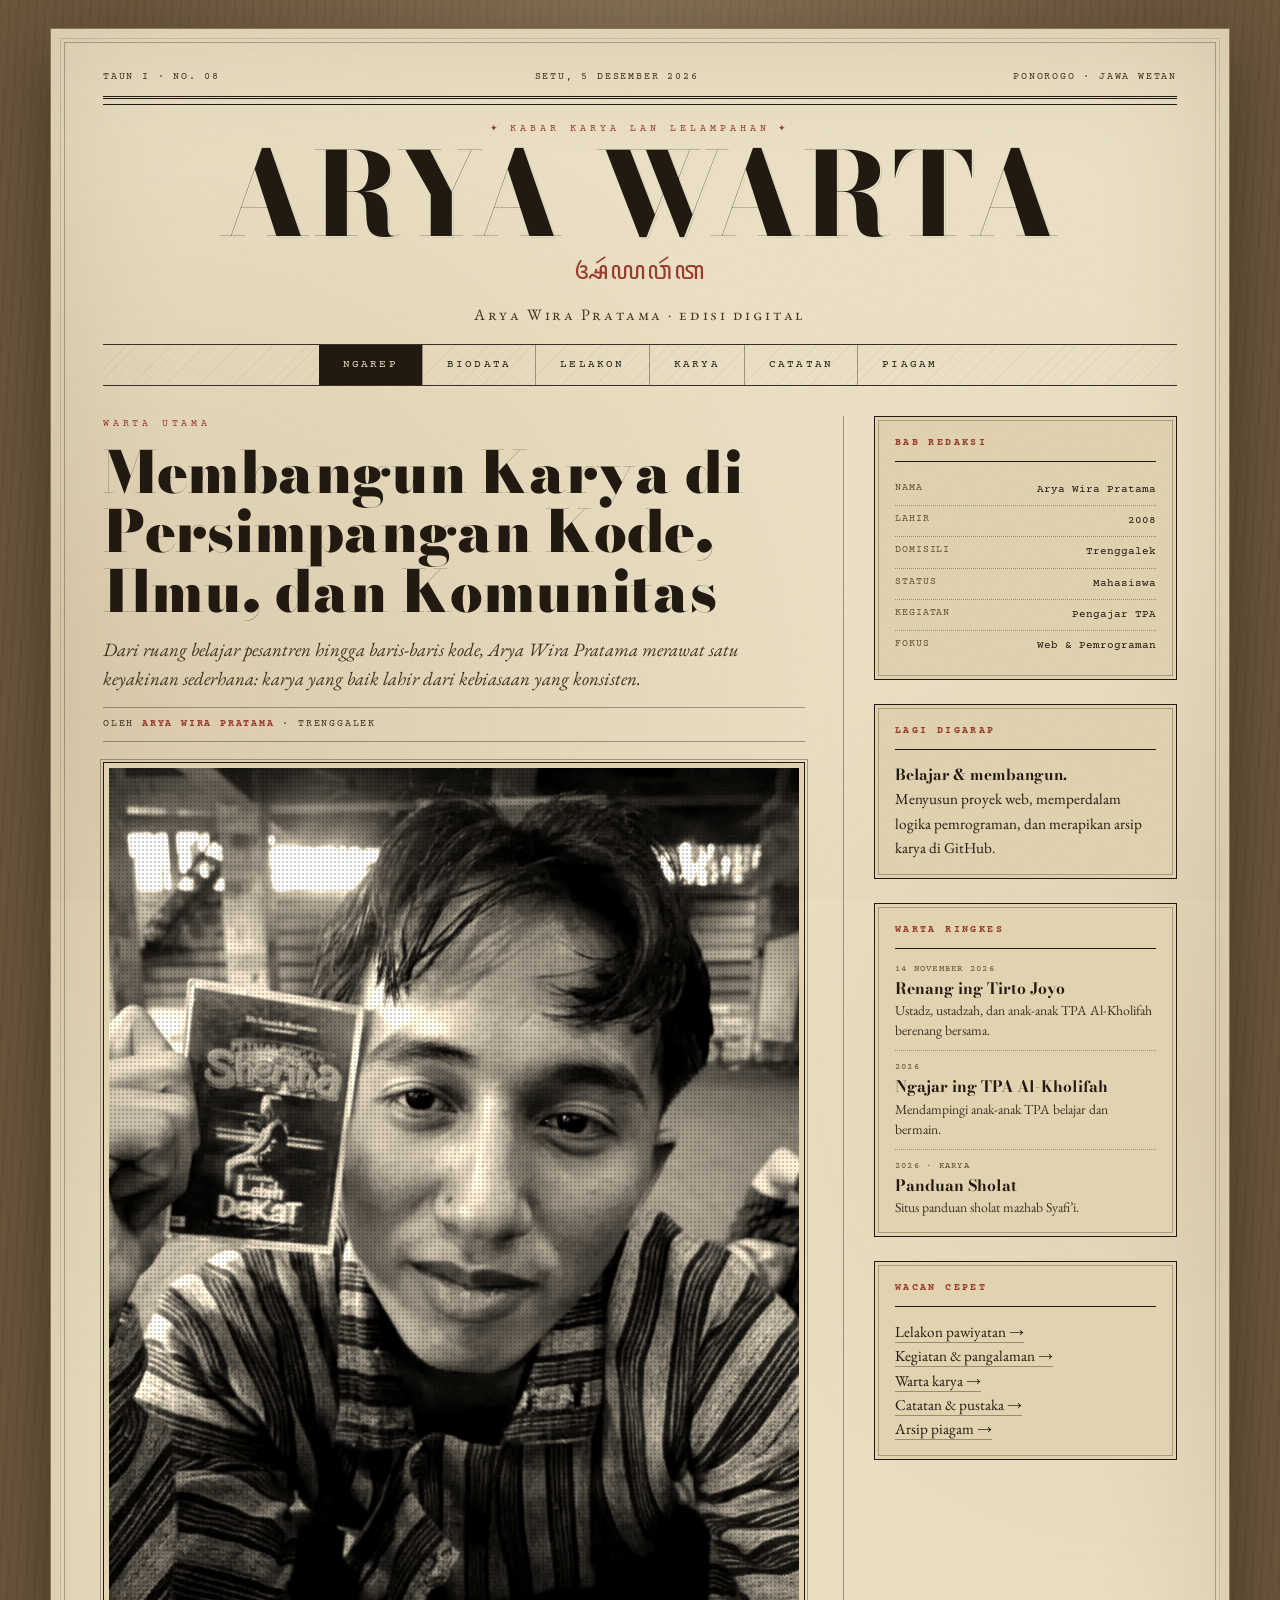
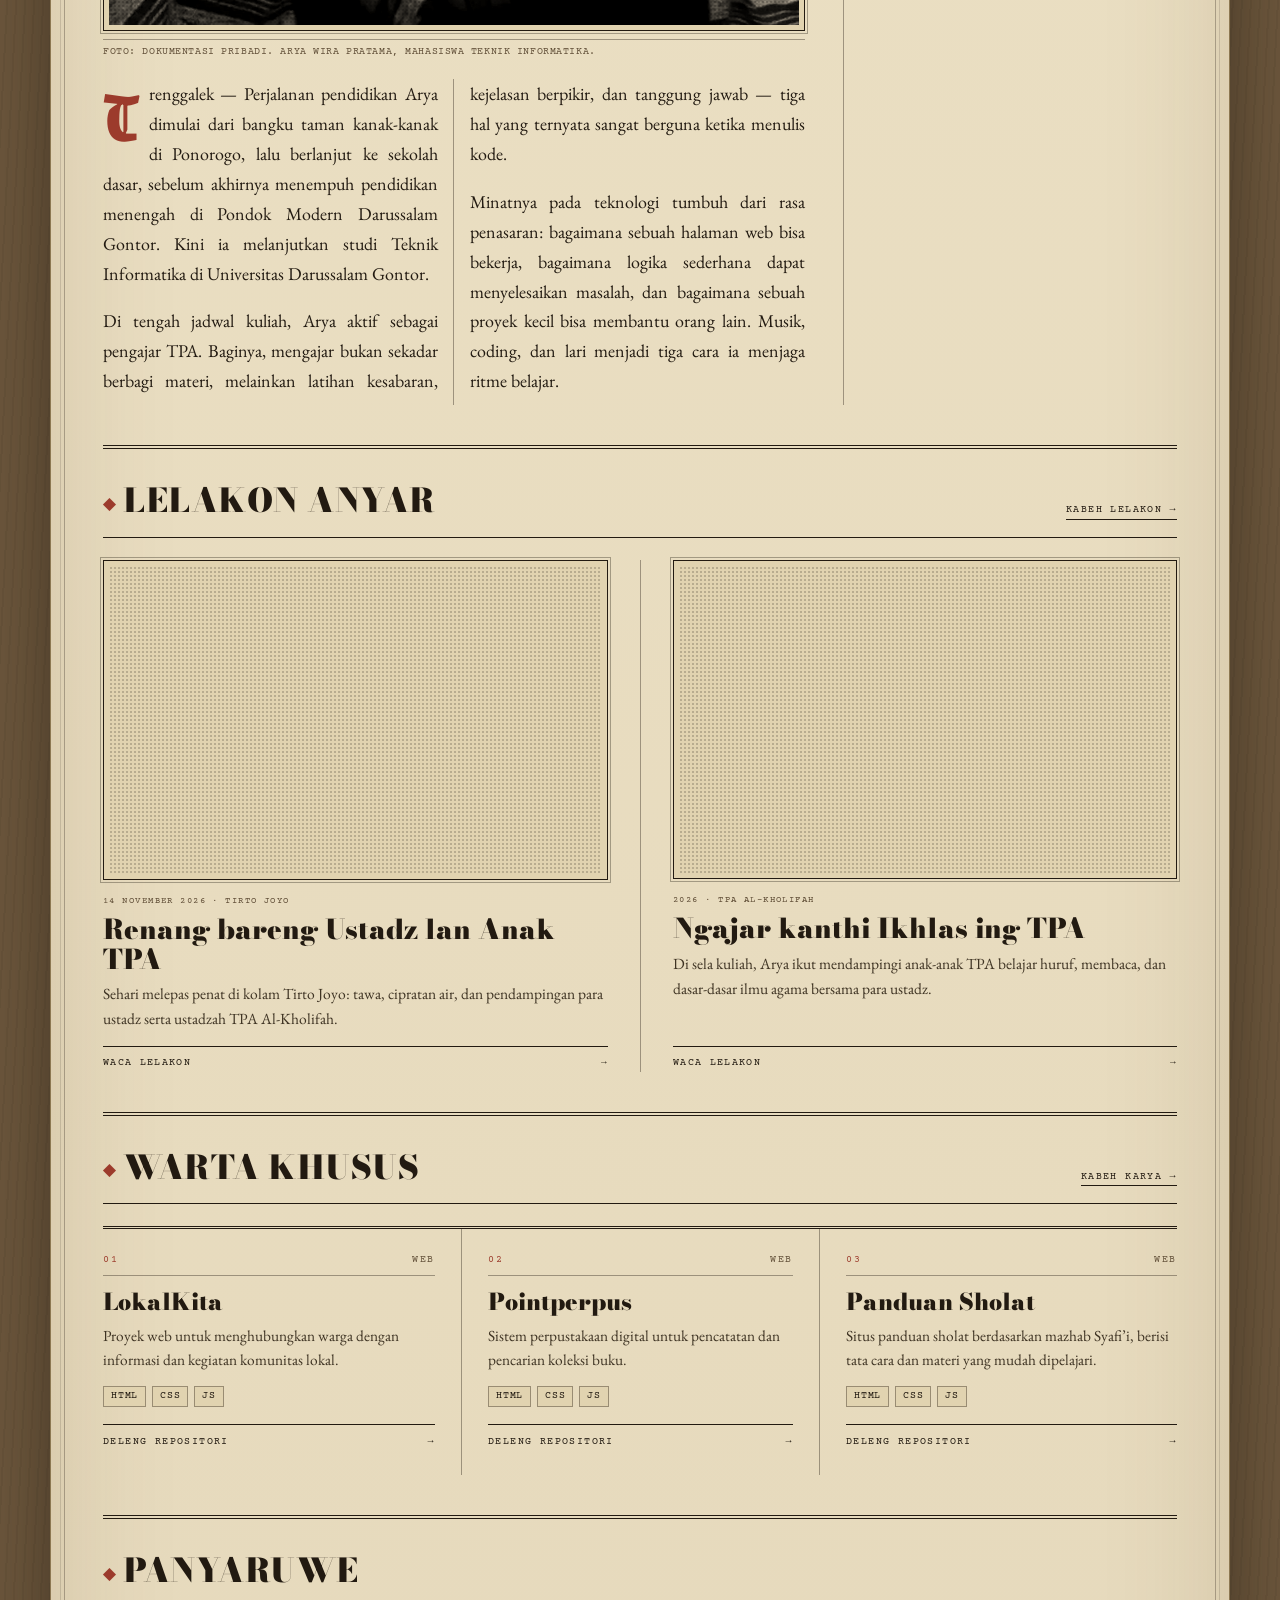
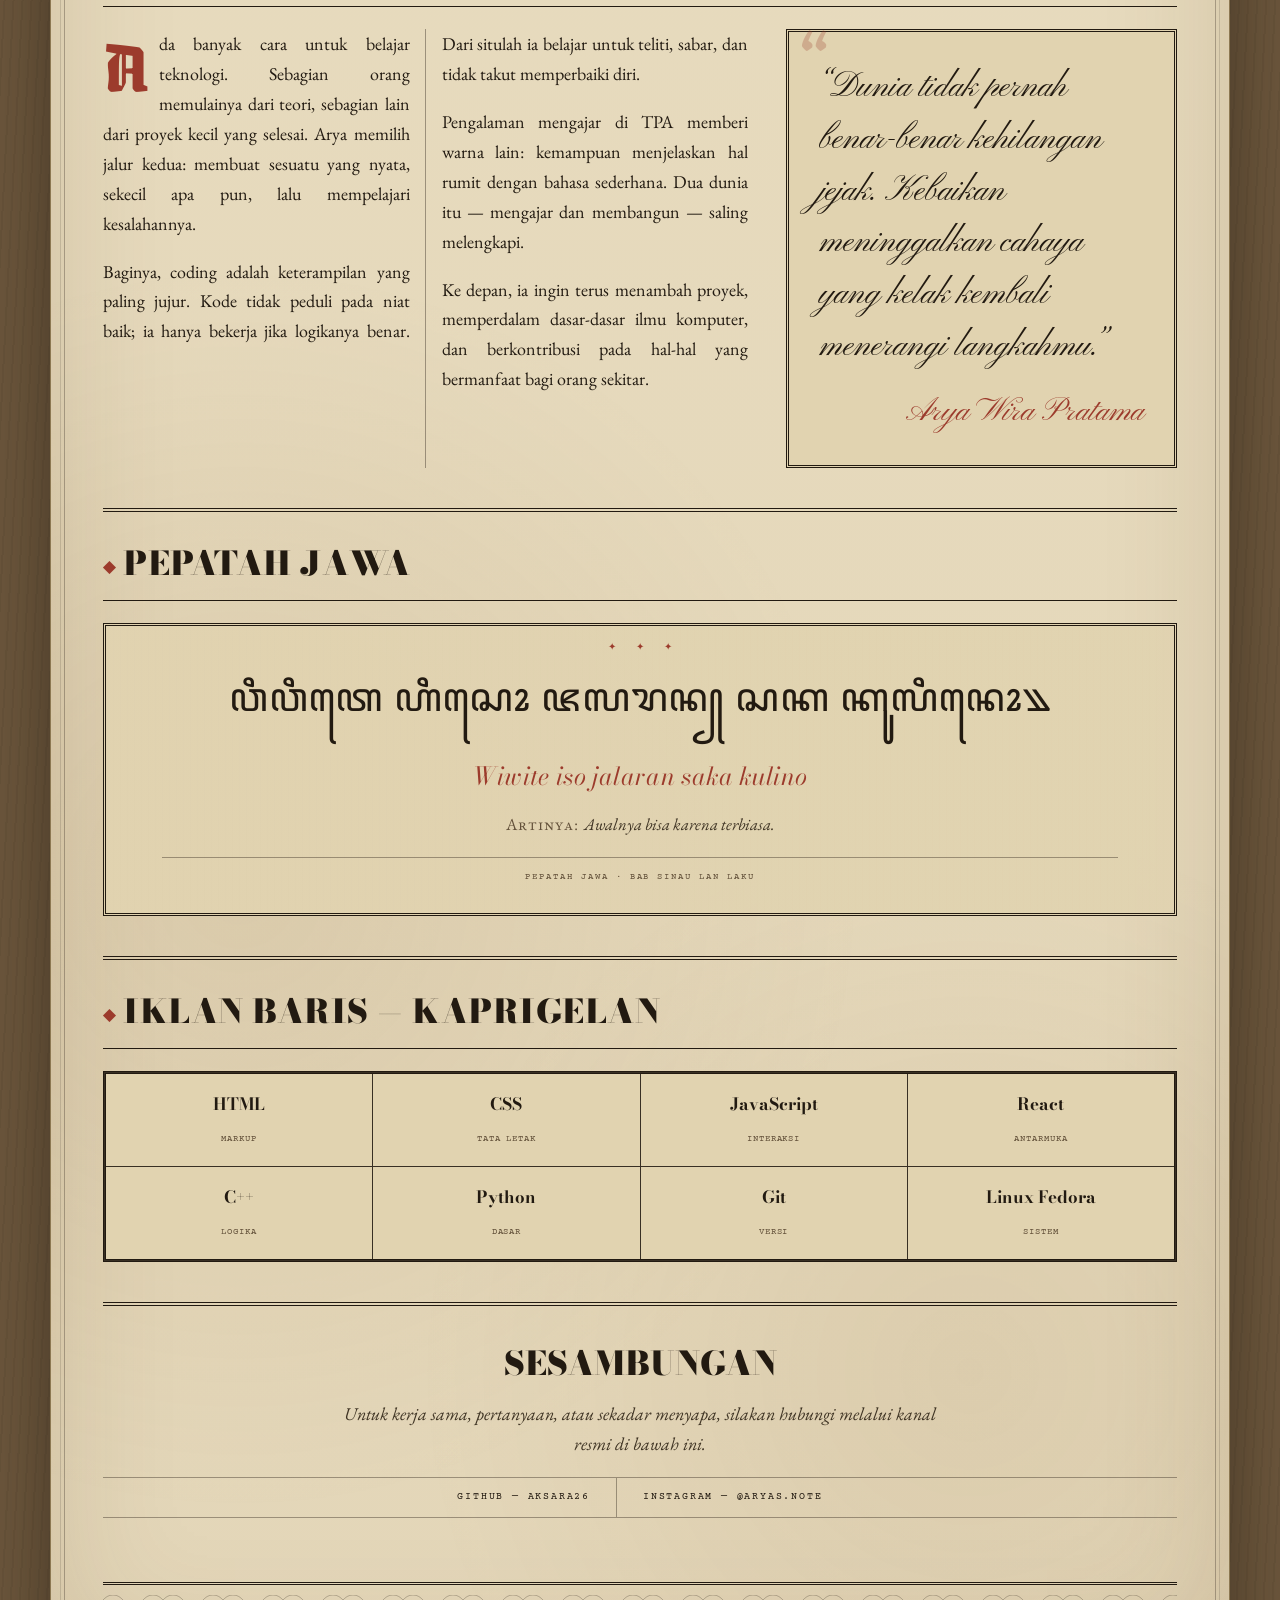
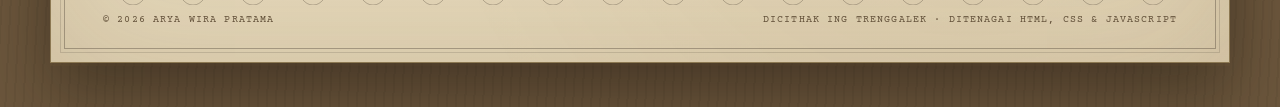
<file: index.html>
<!DOCTYPE html>
<html lang="id">
<head>
  <meta charset="UTF-8">
  <meta name="viewport" content="width=device-width, initial-scale=1.0">
  <title>Arya Warta — Arya Wira Pratama</title>
  <meta name="description" content="Kabar karya dan lelampahan Arya Wira Pratama, disajikan seperti koran Jawa kuno.">
  <meta name="author" content="Arya Wira Pratama">
  <meta name="theme-color" content="#E9DDC0">
  <link rel="icon" href="favicon.svg" type="image/svg+xml">
  <meta property="og:type" content="website">
  <meta property="og:site_name" content="Arya Warta">
  <meta property="og:locale" content="id_ID">
  <meta property="og:title" content="Arya Warta — Arya Wira Pratama">
  <meta property="og:description" content="Kabar karya dan lelampahan Arya Wira Pratama, disajikan seperti koran Jawa kuno.">
  <meta property="og:image" content="your-photo.jpg">
  <meta name="twitter:card" content="summary_large_image">
  <meta name="twitter:title" content="Arya Warta — Arya Wira Pratama">
  <meta name="twitter:description" content="Kabar karya dan lelampahan Arya Wira Pratama, disajikan seperti koran Jawa kuno.">
  <meta name="twitter:image" content="your-photo.jpg">
  <link rel="preconnect" href="https://fonts.googleapis.com">
  <link rel="preconnect" href="https://fonts.gstatic.com" crossorigin>
  <link href="https://fonts.googleapis.com/css2?family=Bodoni+Moda:opsz,wght@6..96,400..900&family=Courier+Prime:wght@400;700&family=EB+Garamond:ital,wght@0,400;0,600;1,400&family=Grenze+Gotisch:wght@100..900&family=Noto+Sans+Javanese:wght@400;700&family=Pinyon+Script&display=swap" rel="stylesheet">
  <link rel="stylesheet" href="style.css">
  <noscript><style>.reveal{opacity:1;transform:none}</style></noscript>
</head>
<body>
<a class="skip-link" href="#main">Langsung ke isi</a>
<div class="page-shadow" aria-hidden="true"></div>

<div class="sheet">

  <header class="masthead">
    <div class="masthead-meta">
      <span>Taun I &middot; No. 08</span>
      <span id="edition-date">Ngemot tanggal&hellip;</span>
      <span>Ponorogo &middot; Jawa Wetan</span>
    </div>
    <div class="masthead-rule"></div>
    <p class="masthead-kicker">Kabar Karya lan Lelampahan</p>
    <h1 class="masthead-title"><a href="index.html">Arya Warta</a></h1>
    <p class="masthead-jawa" lang="jv" aria-hidden="true">ꦄꦂꦪꦮꦂꦠ</p>
    <p class="masthead-tagline">Arya Wira Pratama &middot; edisi digital</p>
    <nav class="masthead-nav" aria-label="Navigasi utama">
      <a href="index.html" aria-current="page" title="Beranda">Ngarep</a>
      <a href="biodata.html" title="Biodata">Biodata</a>
      <a href="riwayat.html" title="Riwayat">Lelakon</a>
      <a href="projects.html" title="Proyek">Karya</a>
      <a href="catatan.html" title="Catatan">Catatan</a>
      <a href="certificates.html" title="Sertifikat">Piagam</a>
    </nav>
  </header>

  <main class="page-shell" id="main" tabindex="-1">

    <!-- ===== HALAMAN DEPAN ===== -->
    <div class="front-grid">

      <section class="lead reveal">
        <p class="kicker">Warta Utama</p>
        <h2 class="headline">Membangun Karya di Persimpangan Kode, Ilmu, dan Komunitas</h2>
        <p class="dek">
          Dari ruang belajar pesantren hingga baris-baris kode, Arya Wira Pratama
          merawat satu keyakinan sederhana: karya yang baik lahir dari kebiasaan
          yang konsisten.
        </p>
        <div class="byline">Oleh <strong>Arya Wira Pratama</strong> &middot; Trenggalek</div>

        <figure class="photo">
          <a class="lightbox-trigger" href="your-photo.jpg" data-lightbox aria-label="Perbesar foto Arya Wira Pratama">
            <div class="halftone">
              <img src="your-photo.jpg" alt="Foto Arya Wira Pratama" width="1080" height="1342" decoding="async">
            </div>
          </a>
          <figcaption>Foto: dokumentasi pribadi. Arya Wira Pratama, mahasiswa Teknik Informatika.</figcaption>
        </figure>

        <div class="lead-body">
          <p>
            Trenggalek &mdash; Perjalanan pendidikan Arya dimulai dari bangku taman
            kanak-kanak di Ponorogo, lalu berlanjut ke sekolah dasar, sebelum
            akhirnya menempuh pendidikan menengah di Pondok Modern Darussalam
            Gontor. Kini ia melanjutkan studi Teknik Informatika di Universitas
            Darussalam Gontor.
          </p>
          <p>
            Di tengah jadwal kuliah, Arya aktif sebagai pengajar TPA. Baginya,
            mengajar bukan sekadar berbagi materi, melainkan latihan kesabaran,
            kejelasan berpikir, dan tanggung jawab &mdash; tiga hal yang ternyata
            sangat berguna ketika menulis kode.
          </p>
          <p>
            Minatnya pada teknologi tumbuh dari rasa penasaran: bagaimana sebuah
            halaman web bisa bekerja, bagaimana logika sederhana dapat
            menyelesaikan masalah, dan bagaimana sebuah proyek kecil bisa
            membantu orang lain. Musik, coding, dan lari menjadi tiga cara ia
            menjaga ritme belajar.
          </p>
        </div>
      </section>

      <aside class="rail">
        <div class="rail-box reveal">
          <h3 class="box-title">Bab Redaksi</h3>
          <dl class="facts">
            <div><dt>Nama</dt><dd>Arya Wira Pratama</dd></div>
            <div><dt>Lahir</dt><dd>2008</dd></div>
            <div><dt>Domisili</dt><dd>Trenggalek</dd></div>
            <div><dt>Status</dt><dd>Mahasiswa</dd></div>
            <div><dt>Kegiatan</dt><dd>Pengajar TPA</dd></div>
            <div><dt>Fokus</dt><dd>Web &amp; Pemrograman</dd></div>
          </dl>
        </div>

        <div class="rail-box reveal">
          <h3 class="box-title">Lagi Digarap</h3>
          <p class="rail-note">
            <b>Belajar &amp; membangun.</b><br>
            Menyusun proyek web, memperdalam logika pemrograman, dan
            merapikan arsip karya di GitHub.
          </p>
        </div>

        <div class="rail-box reveal">
          <h3 class="box-title">Warta Ringkes</h3>
          <ul class="briefs">
            <li>
              <span class="brief-date">14 November 2026</span>
              <a href="riwayat.html#renang">Renang ing Tirto Joyo</a>
              <span class="brief-desc">
                Ustadz, ustadzah, dan anak-anak TPA Al-Kholifah berenang bersama.
              </span>
            </li>
            <li>
              <span class="brief-date">2026</span>
              <a href="riwayat.html#tpa">Ngajar ing TPA Al-Kholifah</a>
              <span class="brief-desc">
                Mendampingi anak-anak TPA belajar dan bermain.
              </span>
            </li>
            <li>
              <span class="brief-date">2026 &middot; Karya</span>
              <a href="projects.html">Panduan Sholat</a>
              <span class="brief-desc">
                Situs panduan sholat mazhab Syafi&rsquo;i.
              </span>
            </li>
          </ul>
        </div>

        <div class="rail-box reveal">
          <h3 class="box-title">Wacan Cepet</h3>
          <p class="rail-note">
            <a href="biodata.html#pawiyatan-heading">Lelakon pawiyatan &rarr;</a><br>
            <a href="riwayat.html">Kegiatan &amp; pangalaman &rarr;</a><br>
            <a href="projects.html">Warta karya &rarr;</a><br>
            <a href="catatan.html">Catatan &amp; pustaka &rarr;</a><br>
            <a href="certificates.html">Arsip piagam &rarr;</a>
          </p>
        </div>
      </aside>

    </div>

    <!-- ===== LELAKON ANYAR ===== -->
    <section class="section reveal">
      <div class="section-head">
        <h2>Lelakon Anyar</h2>
        <a href="riwayat.html">Kabeh lelakon &rarr;</a>
      </div>

      <div class="teasers">
        <article class="teaser">
          <a class="lightbox-trigger teaser-photo" href="renang-1-web.jpg" data-lightbox aria-label="Perbesar foto renang di Tirto Joyo">
            <figure class="photo">
              <div class="halftone">
                <img src="renang-1-web.jpg" alt="Anak-anak TPA Al-Kholifah berenang di Tirto Joyo"
                     width="1200" height="900" loading="lazy" decoding="async">
              </div>
            </figure>
          </a>
          <p class="teaser-meta">14 November 2026 &middot; Tirto Joyo</p>
          <h3><a href="riwayat.html#renang">Renang bareng Ustadz lan Anak TPA</a></h3>
          <p class="teaser-desc">
            Sehari melepas penat di kolam Tirto Joyo: tawa, cipratan air, dan
            pendampingan para ustadz serta ustadzah TPA Al-Kholifah.
          </p>
          <a class="teaser-link" href="riwayat.html#renang">Waca lelakon <span>&rarr;</span></a>
        </article>

        <article class="teaser">
          <a class="lightbox-trigger teaser-photo" href="tpa-web.jpg" data-lightbox aria-label="Perbesar foto pengajar TPA Al-Kholifah">
            <figure class="photo">
              <div class="halftone">
                <img src="tpa-web.jpg" alt="Para ustadz pengajar TPA Al-Kholifah"
                     width="960" height="960" loading="lazy" decoding="async">
              </div>
            </figure>
          </a>
          <p class="teaser-meta">2026 &middot; TPA Al-Kholifah</p>
          <h3><a href="riwayat.html#tpa">Ngajar kanthi Ikhlas ing TPA</a></h3>
          <p class="teaser-desc">
            Di sela kuliah, Arya ikut mendampingi anak-anak TPA belajar huruf,
            membaca, dan dasar-dasar ilmu agama bersama para ustadz.
          </p>
          <a class="teaser-link" href="riwayat.html#tpa">Waca lelakon <span>&rarr;</span></a>
        </article>
      </div>
    </section>

    <!-- ===== PROYEK PILIHAN ===== -->
    <section class="section reveal">
      <div class="section-head">
        <h2>Warta Khusus</h2>
        <a href="projects.html">Kabeh karya &rarr;</a>
      </div>

      <div class="cards-3">
        <article class="project-card reveal">
          <div class="card-top"><span>01</span><span>Web</span></div>
          <h3>LokalKita</h3>
          <p>
            Proyek web untuk menghubungkan warga dengan informasi dan kegiatan
            komunitas lokal.
          </p>
          <div class="tech"><span>HTML</span><span>CSS</span><span>JS</span></div>
          <a class="project-link" href="https://github.com/tamam210/LocalKita" target="_blank" rel="noopener">
            Deleng repositori <span>&rarr;</span>
          </a>
        </article>

        <article class="project-card reveal">
          <div class="card-top"><span>02</span><span>Web</span></div>
          <h3>Pointperpus</h3>
          <p>
            Sistem perpustakaan digital untuk pencatatan dan pencarian koleksi
            buku.
          </p>
          <div class="tech"><span>HTML</span><span>CSS</span><span>JS</span></div>
          <a class="project-link" href="https://github.com/aksara26/Pointperpus" target="_blank" rel="noopener">
            Deleng repositori <span>&rarr;</span>
          </a>
        </article>

        <article class="project-card reveal">
          <div class="card-top"><span>03</span><span>Web</span></div>
          <h3>Panduan Sholat</h3>
          <p>
            Situs panduan sholat berdasarkan mazhab Syafi&rsquo;i, berisi tata
            cara dan materi yang mudah dipelajari.
          </p>
          <div class="tech"><span>HTML</span><span>CSS</span><span>JS</span></div>
          <a class="project-link" href="https://github.com/aksara26/panduan-sholat" target="_blank" rel="noopener">
            Deleng repositori <span>&rarr;</span>
          </a>
        </article>
      </div>
    </section>

    <!-- ===== EDITORIAL ===== -->
    <section class="section reveal">
      <div class="section-head">
        <h2>Panyaruwe</h2>
      </div>

      <div class="editorial-grid">
        <div class="editorial-body">
          <p>
            Ada banyak cara untuk belajar teknologi. Sebagian orang memulainya
            dari teori, sebagian lain dari proyek kecil yang selesai. Arya
            memilih jalur kedua: membuat sesuatu yang nyata, sekecil apa pun,
            lalu mempelajari kesalahannya.
          </p>
          <p>
            Baginya, coding adalah keterampilan yang paling jujur. Kode tidak
            peduli pada niat baik; ia hanya bekerja jika logikanya benar. Dari
            situlah ia belajar untuk teliti, sabar, dan tidak takut memperbaiki
            diri.
          </p>
          <p>
            Pengalaman mengajar di TPA memberi warna lain: kemampuan menjelaskan
            hal rumit dengan bahasa sederhana. Dua dunia itu &mdash; mengajar dan
            membangun &mdash; saling melengkapi.
          </p>
          <p>
            Ke depan, ia ingin terus menambah proyek, memperdalam dasar-dasar
            ilmu komputer, dan berkontribusi pada hal-hal yang bermanfaat bagi
            orang sekitar.
          </p>
        </div>

        <aside class="pullquote reveal">
          <p class="script">
            &ldquo;Dunia tidak pernah benar-benar kehilangan jejak. Kebaikan
            meninggalkan cahaya yang kelak kembali menerangi langkahmu.&rdquo;
          </p>
          <p class="signature">Arya Wira Pratama</p>
        </aside>
      </div>
    </section>

    <!-- ===== PEPATAH JAWA ===== -->
    <section class="section proverb reveal">
      <div class="section-head">
        <h2>Pepatah Jawa</h2>
      </div>

      <figure class="proverb-card">
        <p class="proverb-jawa" lang="jv">ꦮꦶꦮꦶꦠꦺ ꦲꦶꦱꦺꦴ ꦗꦭꦫꦤ꧀ ꦱꦏ ꦏꦸꦭꦶꦤꦺꦴ꧉</p>
        <p class="proverb-latin" lang="jv">Wiwite iso jalaran saka kulino</p>
        <p class="proverb-meaning" lang="id">Awalnya bisa karena terbiasa.</p>
        <figcaption>Pepatah Jawa &middot; bab sinau lan laku</figcaption>
      </figure>
    </section>

    <!-- ===== IKLAN BARIS / KEAHLIAN ===== -->
    <section class="section reveal">
      <div class="section-head">
        <h2>Iklan Baris &mdash; Kaprigelan</h2>
      </div>

      <div class="classified">
        <div><b>HTML</b><small>Markup</small></div>
        <div><b>CSS</b><small>Tata letak</small></div>
        <div><b>JavaScript</b><small>Interaksi</small></div>
        <div><b>React</b><small>Antarmuka</small></div>
        <div><b>C++</b><small>Logika</small></div>
        <div><b>Python</b><small>Dasar</small></div>
        <div><b>Git</b><small>Versi</small></div>
        <div><b>Linux Fedora</b><small>Sistem</small></div>
      </div>
    </section>

    <!-- ===== KORESPONDENSI ===== -->
    <section class="backpage reveal">
      <h2>Sesambungan</h2>
      <p>
        Untuk kerja sama, pertanyaan, atau sekadar menyapa, silakan hubungi
        melalui kanal resmi di bawah ini.
      </p>
      <div class="contact-links">
        <a href="https://github.com/aksara26" target="_blank" rel="noopener">GitHub &mdash; aksara26</a>
        <a href="https://www.instagram.com/aryas.note/" target="_blank" rel="noopener">Instagram &mdash; @aryas.note</a>
      </div>
    </section>

  </main>

  <footer class="colophon">
    <span>&copy; 2026 Arya Wira Pratama</span>
    <span>Dicithak ing Trenggalek &middot; Ditenagai HTML, CSS &amp; JavaScript</span>
  </footer>

</div>

<script src="script.js"></script>
</body>
</html>
</file>
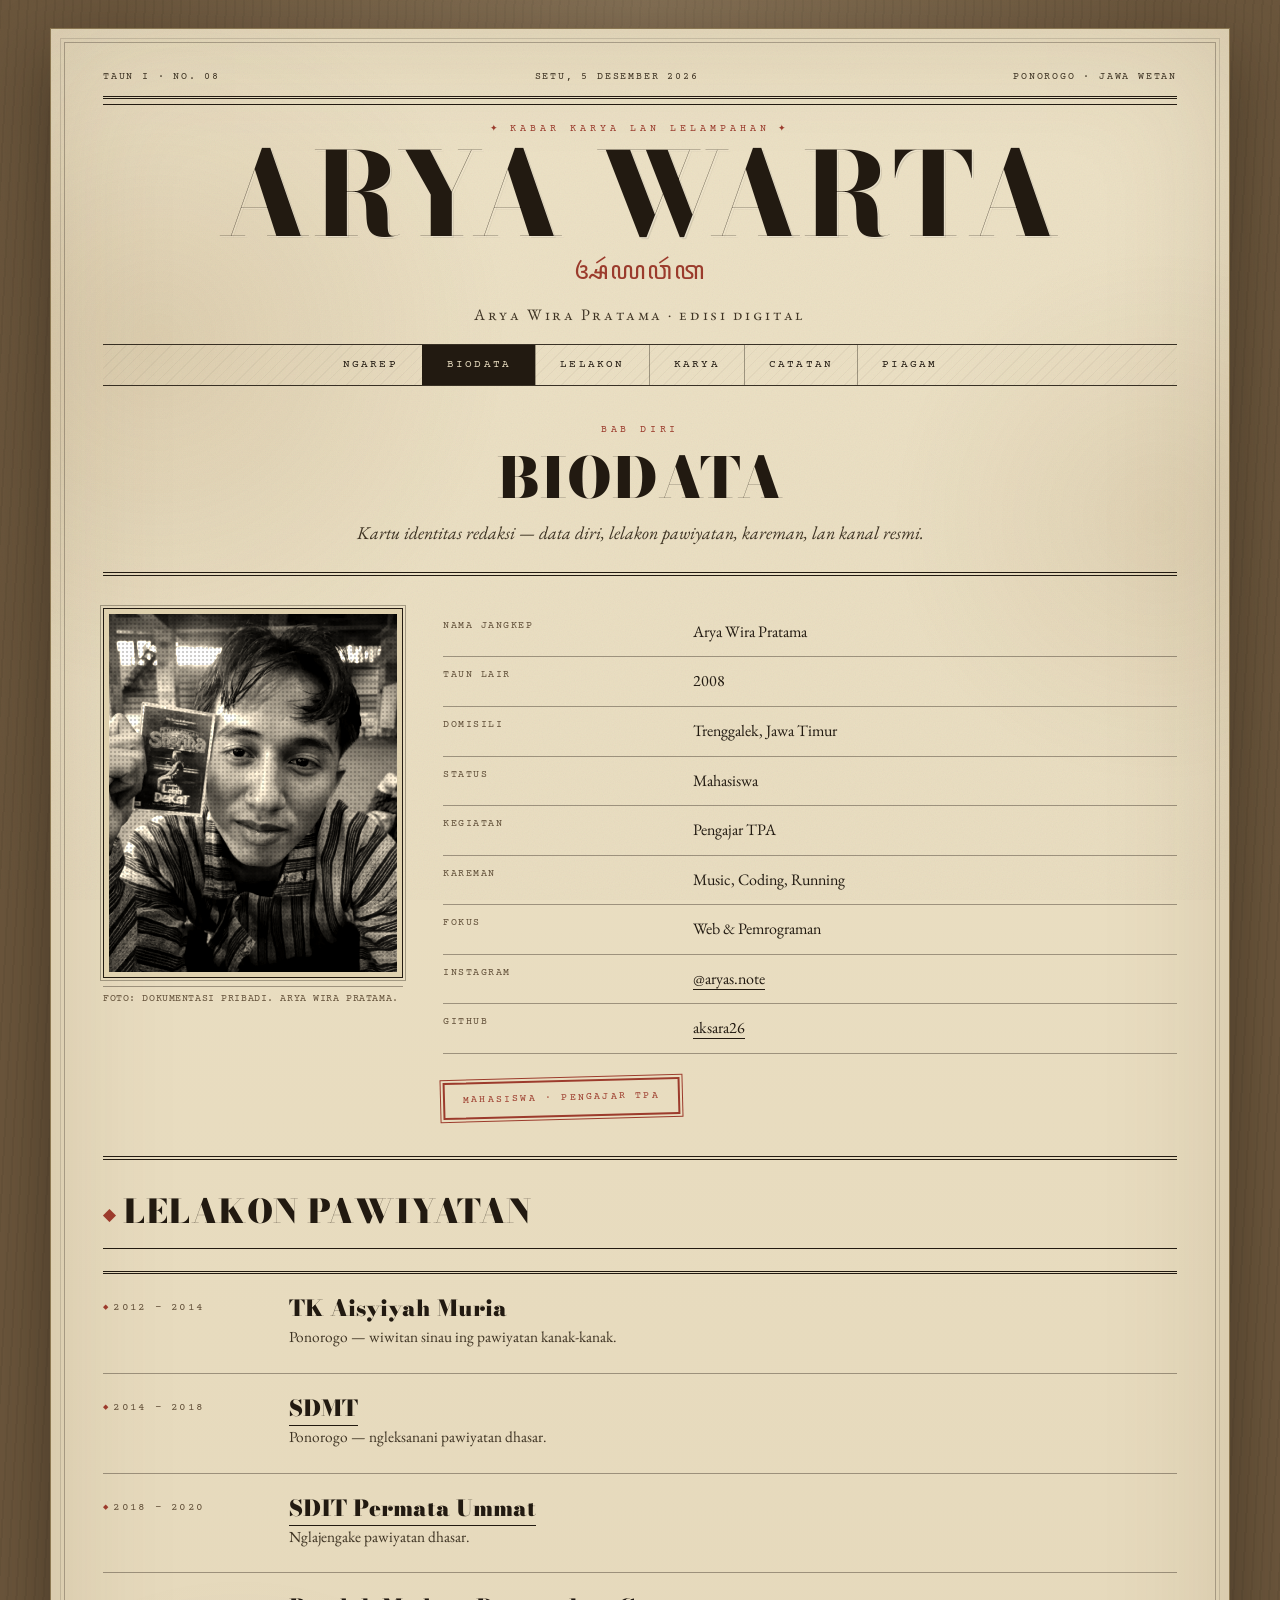
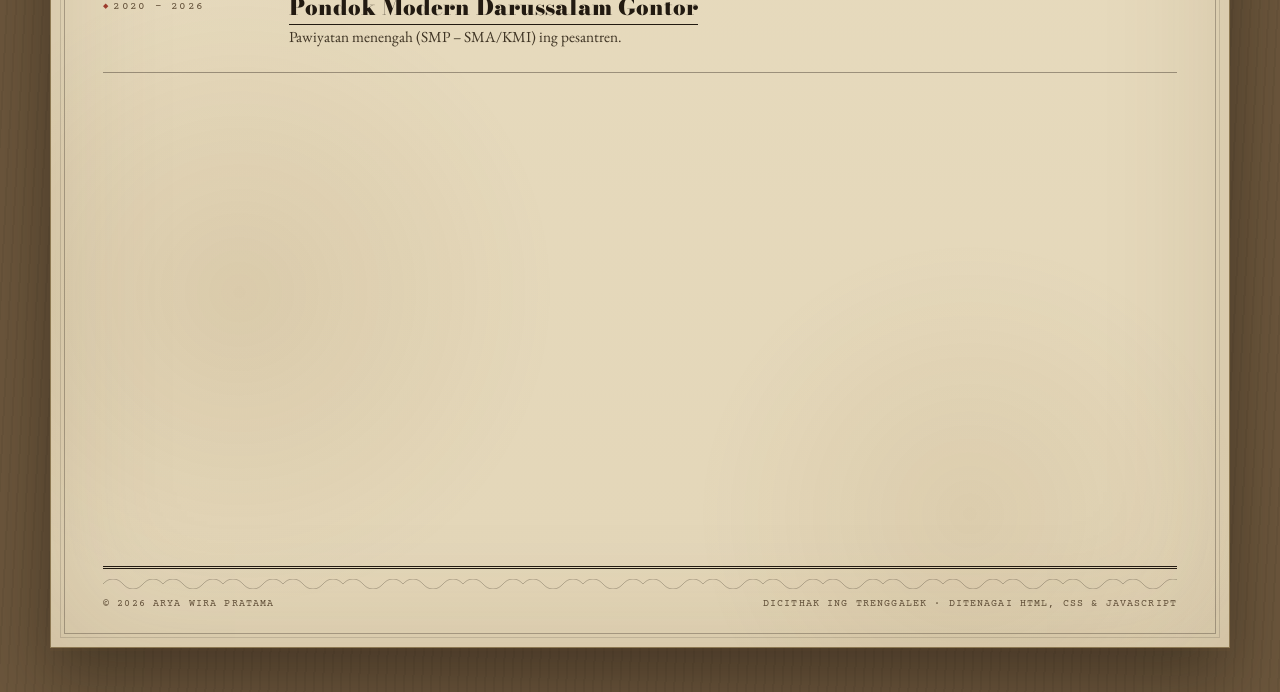
<file: biodata.html>
<!DOCTYPE html>
<html lang="id">
<head>
  <meta charset="UTF-8">
  <meta name="viewport" content="width=device-width, initial-scale=1.0">
  <title>Biodata — Arya Warta</title>
  <meta name="description" content="Biodata dan data diri Arya Wira Pratama.">
  <meta name="author" content="Arya Wira Pratama">
  <meta name="theme-color" content="#E9DDC0">
  <link rel="icon" href="favicon.svg" type="image/svg+xml">
  <meta property="og:type" content="website">
  <meta property="og:site_name" content="Arya Warta">
  <meta property="og:locale" content="id_ID">
  <meta property="og:title" content="Biodata — Arya Warta">
  <meta property="og:description" content="Biodata dan data diri Arya Wira Pratama.">
  <meta property="og:image" content="your-photo.jpg">
  <meta name="twitter:card" content="summary_large_image">
  <meta name="twitter:title" content="Biodata — Arya Warta">
  <meta name="twitter:description" content="Biodata dan data diri Arya Wira Pratama.">
  <meta name="twitter:image" content="your-photo.jpg">
  <link rel="preconnect" href="https://fonts.googleapis.com">
  <link rel="preconnect" href="https://fonts.gstatic.com" crossorigin>
  <link href="https://fonts.googleapis.com/css2?family=Bodoni+Moda:opsz,wght@6..96,400..900&family=Courier+Prime:wght@400;700&family=EB+Garamond:ital,wght@0,400;0,600;1,400&family=Grenze+Gotisch:wght@100..900&family=Noto+Sans+Javanese:wght@400;700&family=Pinyon+Script&display=swap" rel="stylesheet">
  <link rel="stylesheet" href="style.css">
  <noscript><style>.reveal{opacity:1;transform:none}</style></noscript>
</head>
<body>
<a class="skip-link" href="#main">Langsung ke isi</a>
<div class="page-shadow" aria-hidden="true"></div>

<div class="sheet">

  <header class="masthead">
    <div class="masthead-meta">
      <span>Taun I &middot; No. 08</span>
      <span id="edition-date">Ngemot tanggal&hellip;</span>
      <span>Ponorogo &middot; Jawa Wetan</span>
    </div>
    <div class="masthead-rule"></div>
    <p class="masthead-kicker">Kabar Karya lan Lelampahan</p>
    <h1 class="masthead-title"><a href="index.html">Arya Warta</a></h1>
    <p class="masthead-jawa" lang="jv" aria-hidden="true">ꦄꦂꦪꦮꦂꦠ</p>
    <p class="masthead-tagline">Arya Wira Pratama &middot; edisi digital</p>
    <nav class="masthead-nav" aria-label="Navigasi utama">
      <a href="index.html" title="Beranda">Ngarep</a>
      <a href="biodata.html" aria-current="page" title="Biodata">Biodata</a>
      <a href="riwayat.html" title="Riwayat">Lelakon</a>
      <a href="projects.html" title="Proyek">Karya</a>
      <a href="catatan.html" title="Catatan">Catatan</a>
      <a href="certificates.html" title="Sertifikat">Piagam</a>
    </nav>
  </header>

  <main class="page-shell" id="main" tabindex="-1">

    <div class="page-head reveal">
      <p class="kicker">Bab Diri</p>
      <h2 class="page-title">Biodata</h2>
      <p class="page-dek">
        Kartu identitas redaksi &mdash; data diri, lelakon pawiyatan, kareman,
        lan kanal resmi.
      </p>
    </div>

    <div class="bio-grid">

      <figure class="photo reveal">
        <a class="lightbox-trigger" href="your-photo.jpg" data-lightbox aria-label="Perbesar foto Arya Wira Pratama">
          <div class="halftone">
            <img src="your-photo.jpg" alt="Foto Arya Wira Pratama" width="1080" height="1342" loading="lazy" decoding="async">
          </div>
        </a>
        <figcaption>Foto: dokumentasi pribadi. Arya Wira Pratama.</figcaption>
      </figure>

      <div class="reveal">
        <table class="bio-table">
          <tr><th>Nama Jangkep</th><td>Arya Wira Pratama</td></tr>
          <tr><th>Taun Lair</th><td>2008</td></tr>
          <tr><th>Domisili</th><td>Trenggalek, Jawa Timur</td></tr>
          <tr><th>Status</th><td>Mahasiswa</td></tr>
          <tr><th>Kegiatan</th><td>Pengajar TPA</td></tr>
          <tr><th>Kareman</th><td>Music, Coding, Running</td></tr>
          <tr><th>Fokus</th><td>Web &amp; Pemrograman</td></tr>
          <tr><th>Instagram</th><td><a href="https://www.instagram.com/aryas.note/" target="_blank" rel="noopener">@aryas.note</a></td></tr>
          <tr><th>GitHub</th><td><a href="https://github.com/aksara26" target="_blank" rel="noopener">aksara26</a></td></tr>
        </table>

        <div class="id-stamp">Mahasiswa &middot; Pengajar TPA</div>
      </div>

    </div>

    <section class="section reveal" aria-labelledby="pawiyatan-heading">
      <div class="section-head">
        <h2 id="pawiyatan-heading">Lelakon Pawiyatan</h2>
      </div>

      <ol class="timeline">
        <li class="reveal">
          <span class="tl-year">2012 &ndash; 2014</span>
          <div>
            <h3>TK Aisyiyah Muria</h3>
            <p>Ponorogo &mdash; wiwitan sinau ing pawiyatan kanak-kanak.</p>
          </div>
        </li>

        <li class="reveal">
          <span class="tl-year">2014 &ndash; 2018</span>
          <div>
            <h3><a href="https://sdmtponorogo.com/" target="_blank" rel="noopener">SDMT</a></h3>
            <p>Ponorogo &mdash; ngleksanani pawiyatan dhasar.</p>
          </div>
        </li>

        <li class="reveal">
          <span class="tl-year">2018 &ndash; 2020</span>
          <div>
            <h3><a href="https://sekolah.data.kemendikdasmen.go.id/profil-sekolah/E0A09AB8-8C18-E111-93E4-7B7A5BDF6CBA" target="_blank" rel="noopener">SDIT Permata Ummat</a></h3>
            <p>Nglajengake pawiyatan dhasar.</p>
          </div>
        </li>

        <li class="reveal">
          <span class="tl-year">2020 &ndash; 2026</span>
          <div>
            <h3><a href="https://gontor.ac.id/" target="_blank" rel="noopener">Pondok Modern Darussalam Gontor</a></h3>
            <p>Pawiyatan menengah (SMP &ndash; SMA/KMI) ing pesantren.</p>
          </div>
        </li>

        <li class="reveal">
          <span class="tl-year">2026 &ndash; saiki</span>
          <div>
            <h3><a href="https://gontor.ac.id/universitas-darussalam-gontor/" target="_blank" rel="noopener">Universitas Darussalam Gontor</a></h3>
            <p>Nglajengake pawiyatan luhur, jurusan Teknik Informatika.</p>
          </div>
        </li>
      </ol>
    </section>

    <blockquote class="motto reveal">
      <p class="script">
        &ldquo;Dunia tidak pernah benar-benar kehilangan jejak. Kebaikan
        meninggalkan cahaya yang kelak kembali menerangi langkahmu; kejahatan
        meninggalkan bayang-bayang yang suatu hari akan mengejarmu &mdash;
        barangkali seratus kali lebih panjang dari bayangan yang kau
        tinggalkan.&rdquo;
      </p>
      <cite>Sesanti pribadi &mdash; Arya Wira Pratama</cite>
    </blockquote>

  </main>

  <footer class="colophon">
    <span>&copy; 2026 Arya Wira Pratama</span>
    <span>Dicithak ing Trenggalek &middot; Ditenagai HTML, CSS &amp; JavaScript</span>
  </footer>

</div>

<script src="script.js"></script>
</body>
</html>
</file>
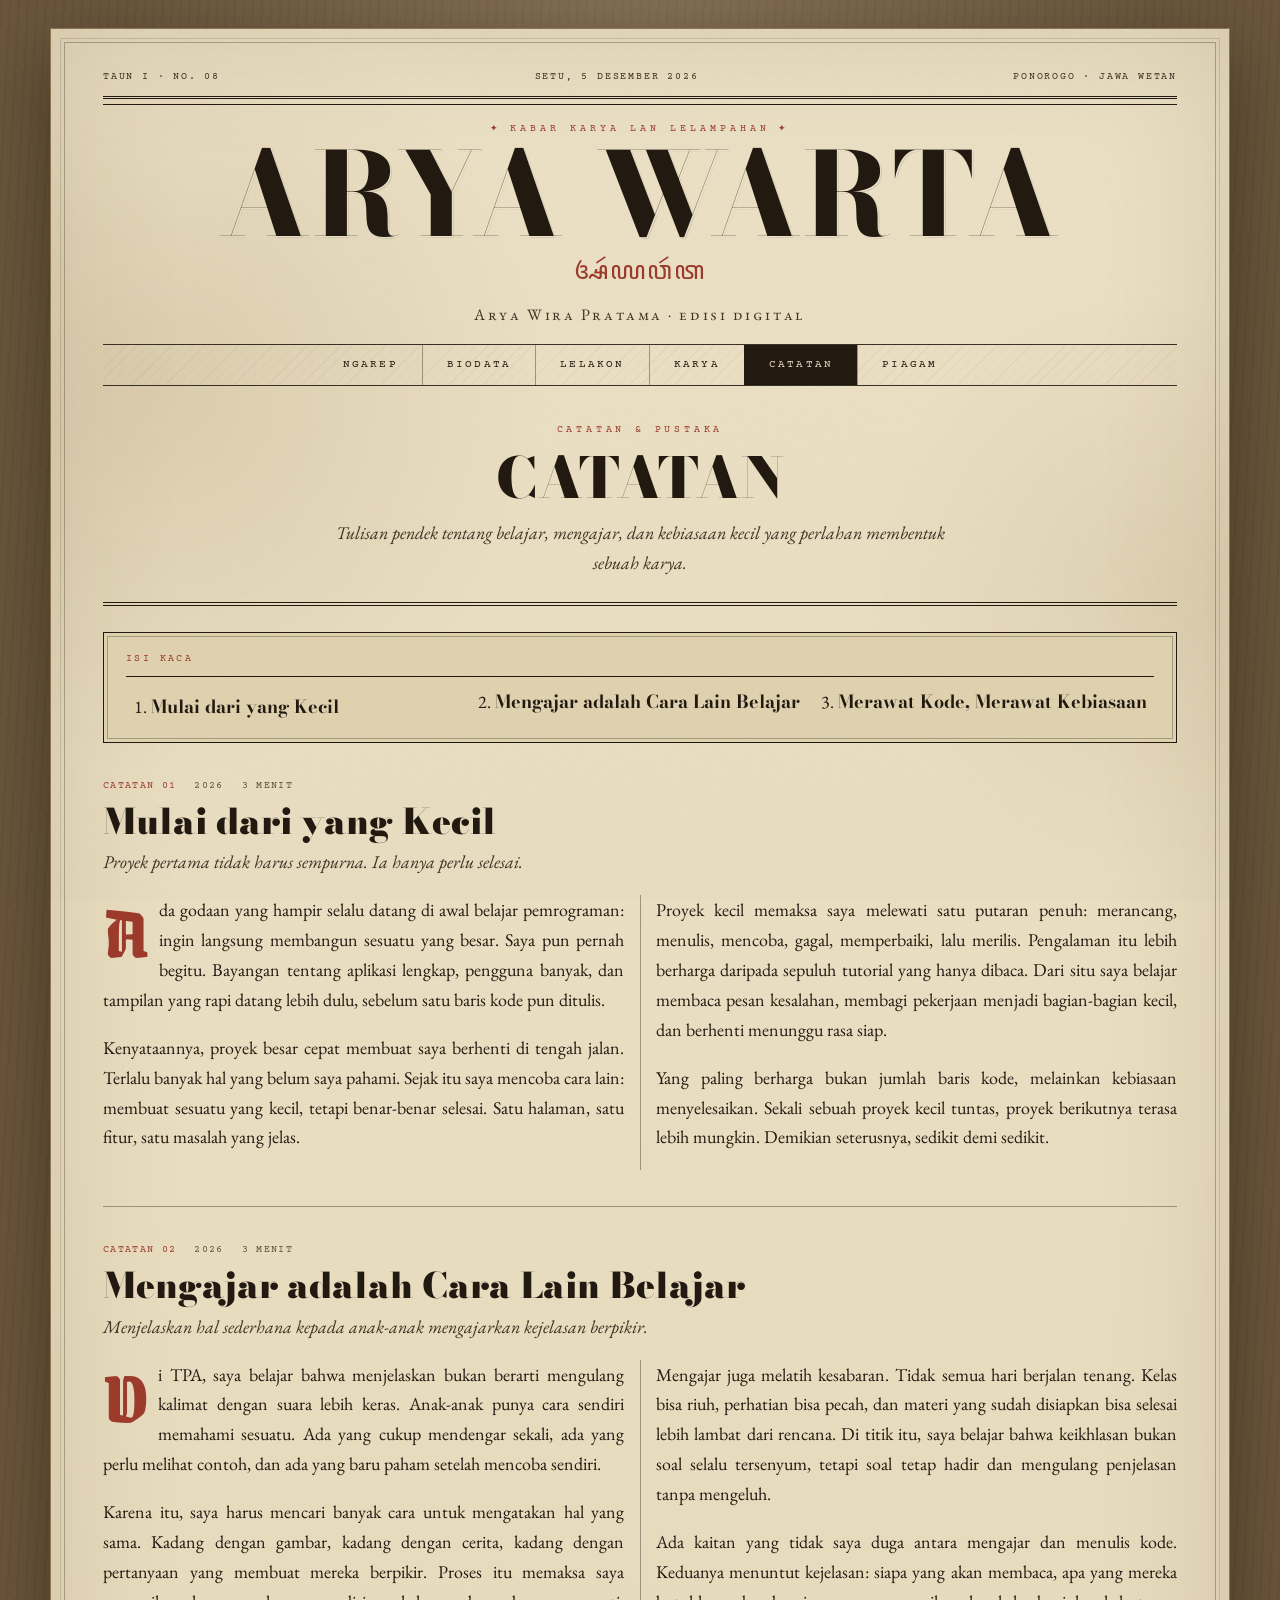
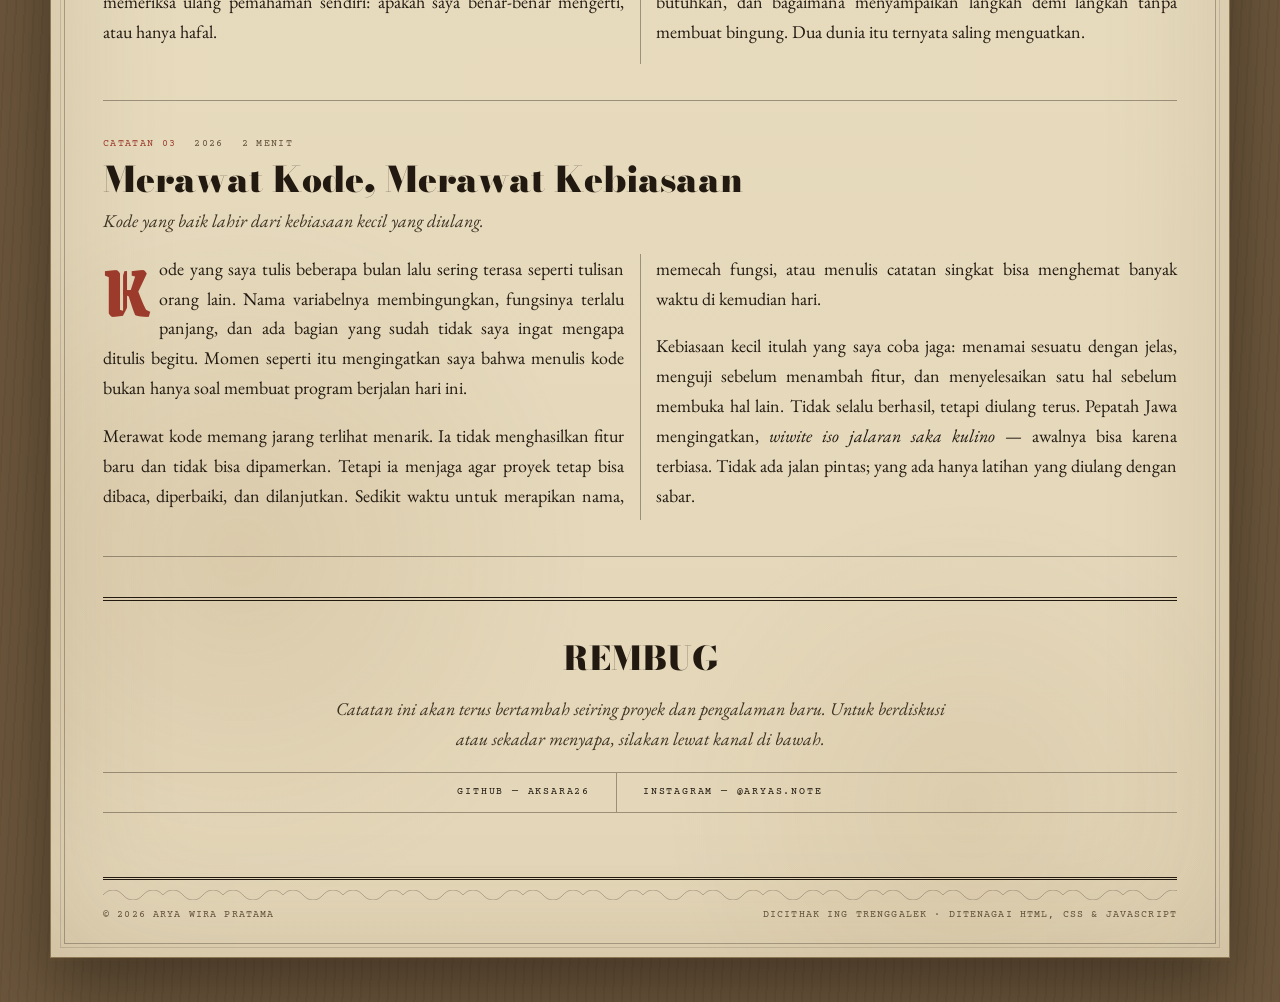
<file: catatan.html>
<!DOCTYPE html>
<html lang="id">
<head>
  <meta charset="UTF-8">
  <meta name="viewport" content="width=device-width, initial-scale=1.0">
  <title>Catatan — Arya Warta</title>
  <meta name="description" content="Catatan pendek Arya Wira Pratama tentang belajar, mengajar, dan merawat kebiasaan.">
  <meta name="author" content="Arya Wira Pratama">
  <meta name="theme-color" content="#E9DDC0">
  <link rel="icon" href="favicon.svg" type="image/svg+xml">
  <meta property="og:type" content="website">
  <meta property="og:site_name" content="Arya Warta">
  <meta property="og:locale" content="id_ID">
  <meta property="og:title" content="Catatan — Arya Warta">
  <meta property="og:description" content="Catatan pendek Arya Wira Pratama tentang belajar, mengajar, dan merawat kebiasaan.">
  <meta property="og:image" content="your-photo.jpg">
  <meta name="twitter:card" content="summary_large_image">
  <meta name="twitter:title" content="Catatan — Arya Warta">
  <meta name="twitter:description" content="Catatan pendek Arya Wira Pratama tentang belajar, mengajar, dan merawat kebiasaan.">
  <meta name="twitter:image" content="your-photo.jpg">
  <link rel="preconnect" href="https://fonts.googleapis.com">
  <link rel="preconnect" href="https://fonts.gstatic.com" crossorigin>
  <link href="https://fonts.googleapis.com/css2?family=Bodoni+Moda:opsz,wght@6..96,400..900&family=Courier+Prime:wght@400;700&family=EB+Garamond:ital,wght@0,400;0,600;1,400&family=Grenze+Gotisch:wght@100..900&family=Noto+Sans+Javanese:wght@400;700&family=Pinyon+Script&display=swap" rel="stylesheet">
  <link rel="stylesheet" href="style.css">
  <noscript><style>.reveal{opacity:1;transform:none}</style></noscript>
</head>
<body>
<a class="skip-link" href="#main">Langsung ke isi</a>
<div class="page-shadow" aria-hidden="true"></div>

<div class="sheet">

  <header class="masthead">
    <div class="masthead-meta">
      <span>Taun I &middot; No. 08</span>
      <span id="edition-date">Ngemot tanggal&hellip;</span>
      <span>Ponorogo &middot; Jawa Wetan</span>
    </div>
    <div class="masthead-rule"></div>
    <p class="masthead-kicker">Kabar Karya lan Lelampahan</p>
    <h1 class="masthead-title"><a href="index.html">Arya Warta</a></h1>
    <p class="masthead-jawa" lang="jv" aria-hidden="true">ꦄꦂꦪꦮꦂꦠ</p>
    <p class="masthead-tagline">Arya Wira Pratama &middot; edisi digital</p>
    <nav class="masthead-nav" aria-label="Navigasi utama">
      <a href="index.html" title="Beranda">Ngarep</a>
      <a href="biodata.html" title="Biodata">Biodata</a>
      <a href="riwayat.html" title="Riwayat">Lelakon</a>
      <a href="projects.html" title="Proyek">Karya</a>
      <a href="catatan.html" aria-current="page" title="Catatan">Catatan</a>
      <a href="certificates.html" title="Sertifikat">Piagam</a>
    </nav>
  </header>

  <main class="page-shell" id="main" tabindex="-1">

    <div class="page-head reveal">
      <p class="kicker">Catatan &amp; Pustaka</p>
      <h2 class="page-title">Catatan</h2>
      <p class="page-dek">
        Tulisan pendek tentang belajar, mengajar, dan kebiasaan kecil yang
        perlahan membentuk sebuah karya.
      </p>
    </div>

    <nav class="note-index reveal" aria-label="Isi catatan">
      <p class="box-title">Isi Kaca</p>
      <ol>
        <li><a href="#mulai-kecil">Mulai dari yang Kecil</a></li>
        <li><a href="#mengajar">Mengajar adalah Cara Lain Belajar</a></li>
        <li><a href="#kebiasaan">Merawat Kode, Merawat Kebiasaan</a></li>
      </ol>
    </nav>

    <article class="note reveal" id="mulai-kecil">
      <header class="note-head">
        <p class="note-meta">
          <span>Catatan 01</span>
          <span>2026</span>
          <span>3 menit</span>
        </p>
        <h3>Mulai dari yang Kecil</h3>
        <p class="note-dek">
          Proyek pertama tidak harus sempurna. Ia hanya perlu selesai.
        </p>
      </header>

      <div class="editorial-body">
        <p>
          Ada godaan yang hampir selalu datang di awal belajar pemrograman:
          ingin langsung membangun sesuatu yang besar. Saya pun pernah begitu.
          Bayangan tentang aplikasi lengkap, pengguna banyak, dan tampilan yang
          rapi datang lebih dulu, sebelum satu baris kode pun ditulis.
        </p>
        <p>
          Kenyataannya, proyek besar cepat membuat saya berhenti di tengah
          jalan. Terlalu banyak hal yang belum saya pahami. Sejak itu saya
          mencoba cara lain: membuat sesuatu yang kecil, tetapi benar-benar
          selesai. Satu halaman, satu fitur, satu masalah yang jelas.
        </p>
        <p>
          Proyek kecil memaksa saya melewati satu putaran penuh: merancang,
          menulis, mencoba, gagal, memperbaiki, lalu merilis. Pengalaman itu
          lebih berharga daripada sepuluh tutorial yang hanya dibaca. Dari
          situ saya belajar membaca pesan kesalahan, membagi pekerjaan menjadi
          bagian-bagian kecil, dan berhenti menunggu rasa siap.
        </p>
        <p>
          Yang paling berharga bukan jumlah baris kode, melainkan kebiasaan
          menyelesaikan. Sekali sebuah proyek kecil tuntas, proyek berikutnya
          terasa lebih mungkin. Demikian seterusnya, sedikit demi sedikit.
        </p>
      </div>
    </article>

    <article class="note reveal" id="mengajar">
      <header class="note-head">
        <p class="note-meta">
          <span>Catatan 02</span>
          <span>2026</span>
          <span>3 menit</span>
        </p>
        <h3>Mengajar adalah Cara Lain Belajar</h3>
        <p class="note-dek">
          Menjelaskan hal sederhana kepada anak-anak mengajarkan kejelasan
          berpikir.
        </p>
      </header>

      <div class="editorial-body">
        <p>
          Di TPA, saya belajar bahwa menjelaskan bukan berarti mengulang
          kalimat dengan suara lebih keras. Anak-anak punya cara sendiri
          memahami sesuatu. Ada yang cukup mendengar sekali, ada yang perlu
          melihat contoh, dan ada yang baru paham setelah mencoba sendiri.
        </p>
        <p>
          Karena itu, saya harus mencari banyak cara untuk mengatakan hal yang
          sama. Kadang dengan gambar, kadang dengan cerita, kadang dengan
          pertanyaan yang membuat mereka berpikir. Proses itu memaksa saya
          memeriksa ulang pemahaman sendiri: apakah saya benar-benar mengerti,
          atau hanya hafal.
        </p>
        <p>
          Mengajar juga melatih kesabaran. Tidak semua hari berjalan tenang.
          Kelas bisa riuh, perhatian bisa pecah, dan materi yang sudah
          disiapkan bisa selesai lebih lambat dari rencana. Di titik itu,
          saya belajar bahwa keikhlasan bukan soal selalu tersenyum, tetapi
          soal tetap hadir dan mengulang penjelasan tanpa mengeluh.
        </p>
        <p>
          Ada kaitan yang tidak saya duga antara mengajar dan menulis kode.
          Keduanya menuntut kejelasan: siapa yang akan membaca, apa yang
          mereka butuhkan, dan bagaimana menyampaikan langkah demi langkah
          tanpa membuat bingung. Dua dunia itu ternyata saling menguatkan.
        </p>
      </div>
    </article>

    <article class="note reveal" id="kebiasaan">
      <header class="note-head">
        <p class="note-meta">
          <span>Catatan 03</span>
          <span>2026</span>
          <span>2 menit</span>
        </p>
        <h3>Merawat Kode, Merawat Kebiasaan</h3>
        <p class="note-dek">
          Kode yang baik lahir dari kebiasaan kecil yang diulang.
        </p>
      </header>

      <div class="editorial-body">
        <p>
          Kode yang saya tulis beberapa bulan lalu sering terasa seperti
          tulisan orang lain. Nama variabelnya membingungkan, fungsinya terlalu
          panjang, dan ada bagian yang sudah tidak saya ingat mengapa ditulis
          begitu. Momen seperti itu mengingatkan saya bahwa menulis kode bukan
          hanya soal membuat program berjalan hari ini.
        </p>
        <p>
          Merawat kode memang jarang terlihat menarik. Ia tidak menghasilkan
          fitur baru dan tidak bisa dipamerkan. Tetapi ia menjaga agar proyek
          tetap bisa dibaca, diperbaiki, dan dilanjutkan. Sedikit waktu untuk
          merapikan nama, memecah fungsi, atau menulis catatan singkat bisa
          menghemat banyak waktu di kemudian hari.
        </p>
        <p>
          Kebiasaan kecil itulah yang saya coba jaga: menamai sesuatu dengan
          jelas, menguji sebelum menambah fitur, dan menyelesaikan satu hal
          sebelum membuka hal lain. Tidak selalu berhasil, tetapi diulang
          terus. Pepatah Jawa mengingatkan, <em>wiwite iso jalaran saka
          kulino</em> &mdash; awalnya bisa karena terbiasa. Tidak ada jalan
          pintas; yang ada hanya latihan yang diulang dengan sabar.
        </p>
      </div>
    </article>

    <section class="backpage reveal">
      <h2>Rembug</h2>
      <p>
        Catatan ini akan terus bertambah seiring proyek dan pengalaman baru.
        Untuk berdiskusi atau sekadar menyapa, silakan lewat kanal di bawah.
      </p>
      <div class="contact-links">
        <a href="https://github.com/aksara26" target="_blank" rel="noopener">GitHub &mdash; aksara26</a>
        <a href="https://www.instagram.com/aryas.note/" target="_blank" rel="noopener">Instagram &mdash; @aryas.note</a>
      </div>
    </section>

  </main>

  <footer class="colophon">
    <span>&copy; 2026 Arya Wira Pratama</span>
    <span>Dicithak ing Trenggalek &middot; Ditenagai HTML, CSS &amp; JavaScript</span>
  </footer>

</div>

<script src="script.js"></script>
</body>
</html>
</file>
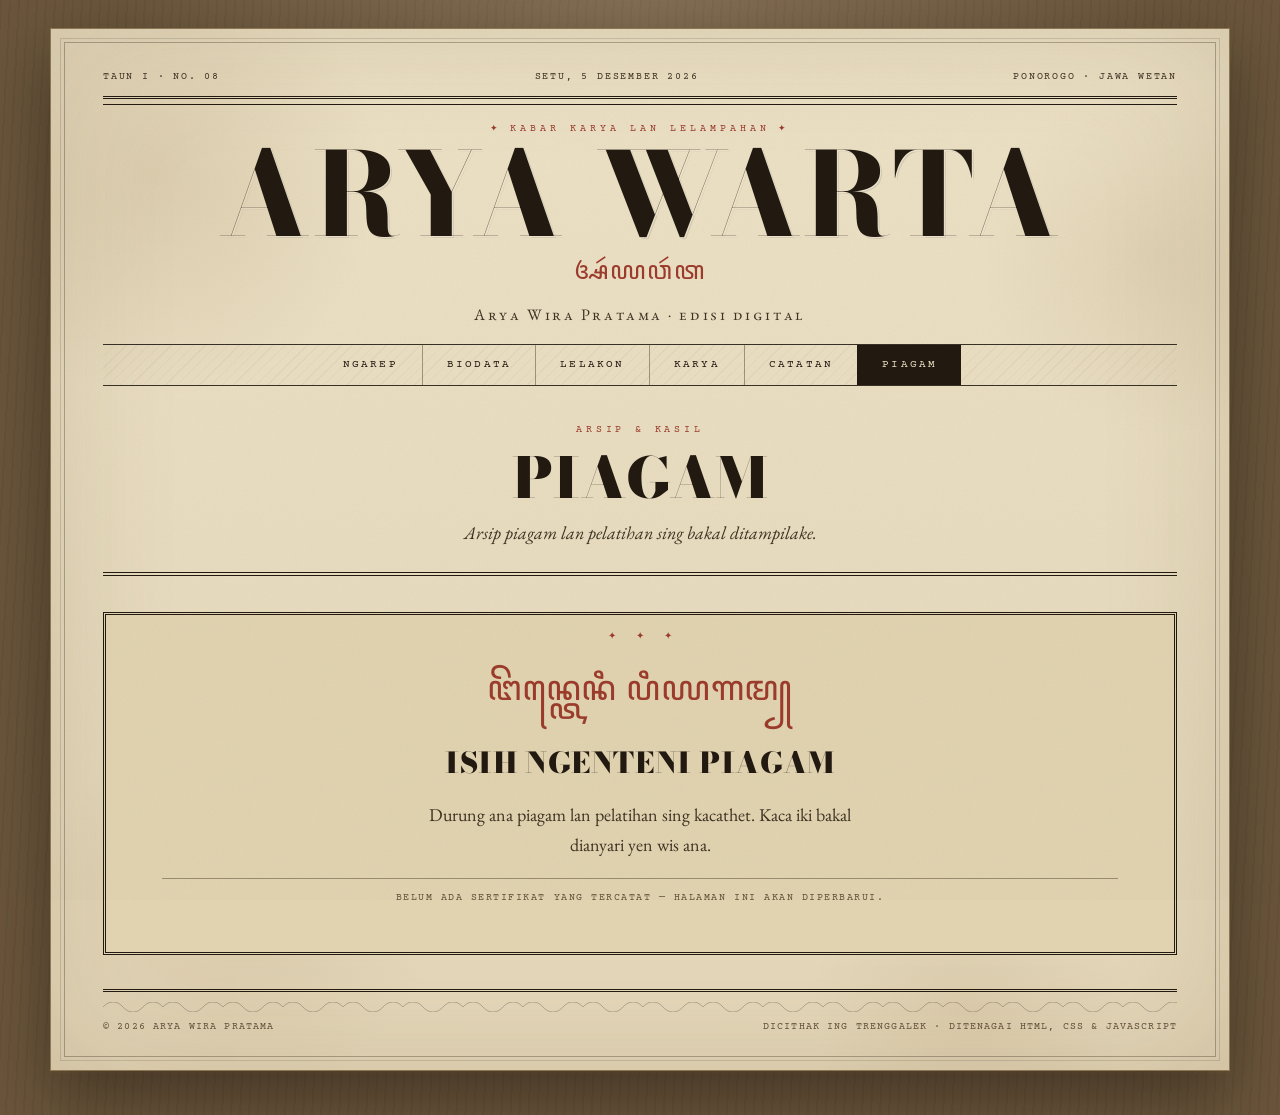
<file: certificates.html>
<!DOCTYPE html>
<html lang="id">
<head>
  <meta charset="UTF-8">
  <meta name="viewport" content="width=device-width, initial-scale=1.0">
  <title>Piagam — Arya Warta</title>
  <meta name="description" content="Arsip sertifikat dan pencapaian Arya Wira Pratama.">
  <meta name="author" content="Arya Wira Pratama">
  <meta name="theme-color" content="#E9DDC0">
  <link rel="icon" href="favicon.svg" type="image/svg+xml">
  <meta property="og:type" content="website">
  <meta property="og:site_name" content="Arya Warta">
  <meta property="og:locale" content="id_ID">
  <meta property="og:title" content="Piagam — Arya Warta">
  <meta property="og:description" content="Arsip sertifikat dan pencapaian Arya Wira Pratama.">
  <meta property="og:image" content="your-photo.jpg">
  <meta name="twitter:card" content="summary_large_image">
  <meta name="twitter:title" content="Piagam — Arya Warta">
  <meta name="twitter:description" content="Arsip sertifikat dan pencapaian Arya Wira Pratama.">
  <meta name="twitter:image" content="your-photo.jpg">
  <link rel="preconnect" href="https://fonts.googleapis.com">
  <link rel="preconnect" href="https://fonts.gstatic.com" crossorigin>
  <link href="https://fonts.googleapis.com/css2?family=Bodoni+Moda:opsz,wght@6..96,400..900&family=Courier+Prime:wght@400;700&family=EB+Garamond:ital,wght@0,400;0,600;1,400&family=Grenze+Gotisch:wght@100..900&family=Noto+Sans+Javanese:wght@400;700&family=Pinyon+Script&display=swap" rel="stylesheet">
  <link rel="stylesheet" href="style.css">
  <noscript><style>.reveal{opacity:1;transform:none}</style></noscript>
</head>
<body>
<a class="skip-link" href="#main">Langsung ke isi</a>
<div class="page-shadow" aria-hidden="true"></div>

<div class="sheet">

  <header class="masthead">
    <div class="masthead-meta">
      <span>Taun I &middot; No. 08</span>
      <span id="edition-date">Ngemot tanggal&hellip;</span>
      <span>Ponorogo &middot; Jawa Wetan</span>
    </div>
    <div class="masthead-rule"></div>
    <p class="masthead-kicker">Kabar Karya lan Lelampahan</p>
    <h1 class="masthead-title"><a href="index.html">Arya Warta</a></h1>
    <p class="masthead-jawa" lang="jv" aria-hidden="true">ꦄꦂꦪꦮꦂꦠ</p>
    <p class="masthead-tagline">Arya Wira Pratama &middot; edisi digital</p>
    <nav class="masthead-nav" aria-label="Navigasi utama">
      <a href="index.html" title="Beranda">Ngarep</a>
      <a href="biodata.html" title="Biodata">Biodata</a>
      <a href="riwayat.html" title="Riwayat">Lelakon</a>
      <a href="projects.html" title="Proyek">Karya</a>
      <a href="catatan.html" title="Catatan">Catatan</a>
      <a href="certificates.html" aria-current="page" title="Sertifikat">Piagam</a>
    </nav>
  </header>

  <main class="page-shell" id="main" tabindex="-1">

    <div class="page-head reveal">
      <p class="kicker">Arsip &amp; Kasil</p>
      <h2 class="page-title">Piagam</h2>
      <p class="page-dek">
        Arsip piagam lan pelatihan sing bakal ditampilake.
      </p>
    </div>

    <section class="empty-state reveal">
      <p class="empty-jawa" lang="jv">ꦔꦼꦤ꧀ꦠꦺꦤꦶ ꦥꦶꦪꦒꦩ꧀</p>
      <h3>Isih Ngenteni Piagam</h3>
      <p class="empty-desc" lang="jv">
        Durung ana piagam lan pelatihan sing kacathet. Kaca iki bakal dianyari
        yen wis ana.
      </p>
      <p class="empty-id" lang="id">
        Belum ada sertifikat yang tercatat &mdash; halaman ini akan diperbarui.
      </p>
    </section>

  </main>

  <footer class="colophon">
    <span>&copy; 2026 Arya Wira Pratama</span>
    <span>Dicithak ing Trenggalek &middot; Ditenagai HTML, CSS &amp; JavaScript</span>
  </footer>

</div>

<script src="script.js"></script>
</body>
</html>
</file>
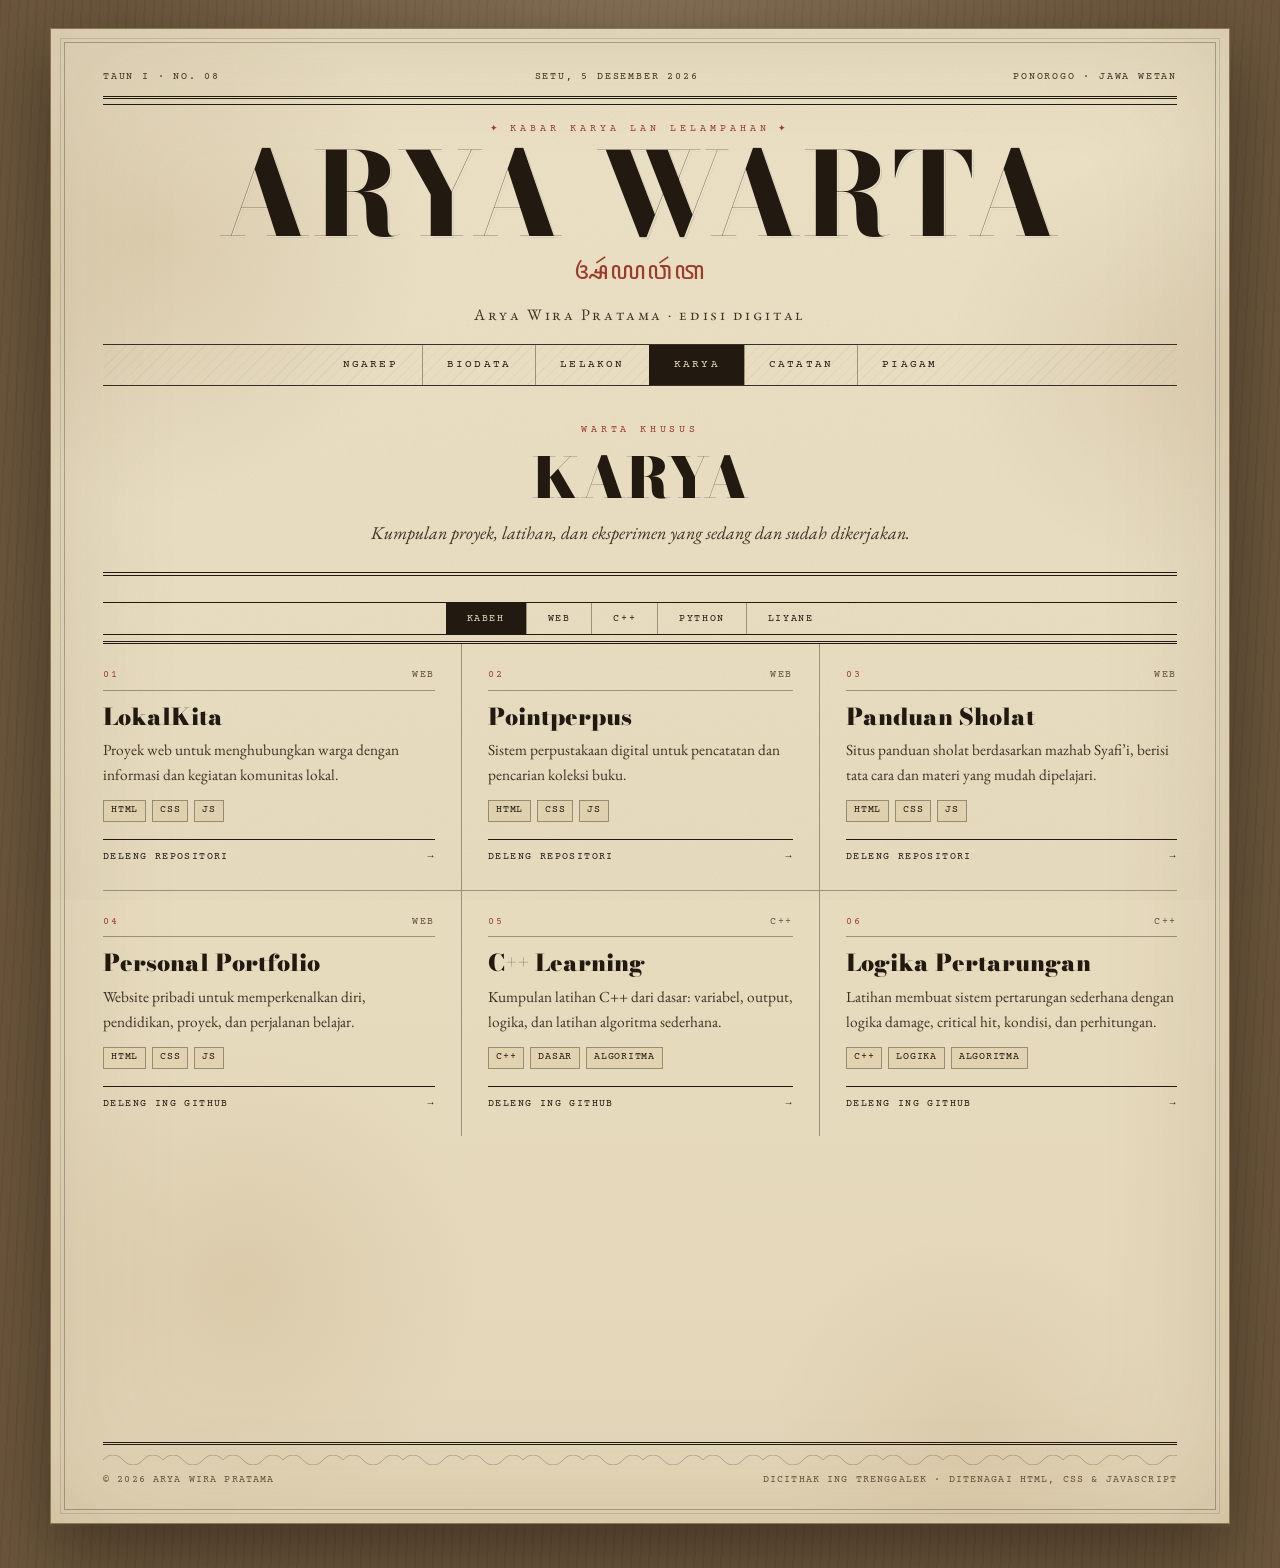
<file: projects.html>
<!DOCTYPE html>
<html lang="id">
<head>
  <meta charset="UTF-8">
  <meta name="viewport" content="width=device-width, initial-scale=1.0">
  <title>Karya — Arya Warta</title>
  <meta name="description" content="Laporan khusus: proyek dan eksperimen Arya Wira Pratama.">
  <meta name="author" content="Arya Wira Pratama">
  <meta name="theme-color" content="#E9DDC0">
  <link rel="icon" href="favicon.svg" type="image/svg+xml">
  <meta property="og:type" content="website">
  <meta property="og:site_name" content="Arya Warta">
  <meta property="og:locale" content="id_ID">
  <meta property="og:title" content="Karya — Arya Warta">
  <meta property="og:description" content="Laporan khusus: proyek dan eksperimen Arya Wira Pratama.">
  <meta property="og:image" content="your-photo.jpg">
  <meta name="twitter:card" content="summary_large_image">
  <meta name="twitter:title" content="Karya — Arya Warta">
  <meta name="twitter:description" content="Laporan khusus: proyek dan eksperimen Arya Wira Pratama.">
  <meta name="twitter:image" content="your-photo.jpg">
  <link rel="preconnect" href="https://fonts.googleapis.com">
  <link rel="preconnect" href="https://fonts.gstatic.com" crossorigin>
  <link href="https://fonts.googleapis.com/css2?family=Bodoni+Moda:opsz,wght@6..96,400..900&family=Courier+Prime:wght@400;700&family=EB+Garamond:ital,wght@0,400;0,600;1,400&family=Grenze+Gotisch:wght@100..900&family=Noto+Sans+Javanese:wght@400;700&family=Pinyon+Script&display=swap" rel="stylesheet">
  <link rel="stylesheet" href="style.css">
  <noscript><style>.reveal{opacity:1;transform:none}</style></noscript>
</head>
<body>
<a class="skip-link" href="#main">Langsung ke isi</a>
<div class="page-shadow" aria-hidden="true"></div>

<div class="sheet">

  <header class="masthead">
    <div class="masthead-meta">
      <span>Taun I &middot; No. 08</span>
      <span id="edition-date">Ngemot tanggal&hellip;</span>
      <span>Ponorogo &middot; Jawa Wetan</span>
    </div>
    <div class="masthead-rule"></div>
    <p class="masthead-kicker">Kabar Karya lan Lelampahan</p>
    <h1 class="masthead-title"><a href="index.html">Arya Warta</a></h1>
    <p class="masthead-jawa" lang="jv" aria-hidden="true">ꦄꦂꦪꦮꦂꦠ</p>
    <p class="masthead-tagline">Arya Wira Pratama &middot; edisi digital</p>
    <nav class="masthead-nav" aria-label="Navigasi utama">
      <a href="index.html" title="Beranda">Ngarep</a>
      <a href="biodata.html" title="Biodata">Biodata</a>
      <a href="riwayat.html" title="Riwayat">Lelakon</a>
      <a href="projects.html" aria-current="page" title="Proyek">Karya</a>
      <a href="catatan.html" title="Catatan">Catatan</a>
      <a href="certificates.html" title="Sertifikat">Piagam</a>
    </nav>
  </header>

  <main class="page-shell" id="main" tabindex="-1">

    <div class="page-head reveal">
      <p class="kicker">Warta Khusus</p>
      <h2 class="page-title">Karya</h2>
      <p class="page-dek">
        Kumpulan proyek, latihan, dan eksperimen yang sedang dan sudah dikerjakan.
      </p>
    </div>

    <div class="filters reveal" role="group" aria-label="Filter kategori proyek">
      <button type="button" class="active" data-filter="all">Kabeh</button>
      <button type="button" data-filter="web">Web</button>
      <button type="button" data-filter="cpp">C++</button>
      <button type="button" data-filter="python">Python</button>
      <button type="button" data-filter="other">Liyane</button>
    </div>

    <div class="cards-3 projects-grid">

      <article class="project-card reveal" data-category="web">
        <div class="card-top"><span>01</span><span>Web</span></div>
        <h3>LokalKita</h3>
        <p>
          Proyek web untuk menghubungkan warga dengan informasi dan kegiatan
          komunitas lokal.
        </p>
        <div class="tech"><span>HTML</span><span>CSS</span><span>JS</span></div>
        <a class="project-link" href="https://github.com/tamam210/LocalKita" target="_blank" rel="noopener">
          Deleng repositori <span>&rarr;</span>
        </a>
      </article>

      <article class="project-card reveal" data-category="web">
        <div class="card-top"><span>02</span><span>Web</span></div>
        <h3>Pointperpus</h3>
        <p>
          Sistem perpustakaan digital untuk pencatatan dan pencarian koleksi
          buku.
        </p>
        <div class="tech"><span>HTML</span><span>CSS</span><span>JS</span></div>
        <a class="project-link" href="https://github.com/aksara26/Pointperpus" target="_blank" rel="noopener">
          Deleng repositori <span>&rarr;</span>
        </a>
      </article>

      <article class="project-card reveal" data-category="web">
        <div class="card-top"><span>03</span><span>Web</span></div>
        <h3>Panduan Sholat</h3>
        <p>
          Situs panduan sholat berdasarkan mazhab Syafi&rsquo;i, berisi tata cara
          dan materi yang mudah dipelajari.
        </p>
        <div class="tech"><span>HTML</span><span>CSS</span><span>JS</span></div>
        <a class="project-link" href="https://github.com/aksara26/panduan-sholat" target="_blank" rel="noopener">
          Deleng repositori <span>&rarr;</span>
        </a>
      </article>

      <article class="project-card reveal" data-category="web">
        <div class="card-top"><span>04</span><span>Web</span></div>
        <h3>Personal Portfolio</h3>
        <p>
          Website pribadi untuk memperkenalkan diri, pendidikan, proyek, dan
          perjalanan belajar.
        </p>
        <div class="tech"><span>HTML</span><span>CSS</span><span>JS</span></div>
        <a class="project-link" href="https://github.com/aksara26/aksara26.github.io" target="_blank" rel="noopener">
          Deleng ing GitHub <span>&rarr;</span>
        </a>
      </article>

      <article class="project-card reveal" data-category="cpp">
        <div class="card-top"><span>05</span><span>C++</span></div>
        <h3>C++ Learning</h3>
        <p>
          Kumpulan latihan C++ dari dasar: variabel, output, logika, dan latihan
          algoritma sederhana.
        </p>
        <div class="tech"><span>C++</span><span>Dasar</span><span>Algoritma</span></div>
        <a class="project-link" href="https://github.com/aksara26/Belajar_mandiri/tree/main/cpp" target="_blank" rel="noopener">
          Deleng ing GitHub <span>&rarr;</span>
        </a>
      </article>

      <article class="project-card reveal" data-category="cpp">
        <div class="card-top"><span>06</span><span>C++</span></div>
        <h3>Logika Pertarungan</h3>
        <p>
          Latihan membuat sistem pertarungan sederhana dengan logika damage,
          critical hit, kondisi, dan perhitungan.
        </p>
        <div class="tech"><span>C++</span><span>Logika</span><span>Algoritma</span></div>
        <a class="project-link" href="https://github.com/aksara26" target="_blank" rel="noopener">
          Deleng ing GitHub <span>&rarr;</span>
        </a>
      </article>

      <article class="project-card reveal" data-category="python">
        <div class="card-top"><span>07</span><span>Python</span></div>
        <h3>Python Learning</h3>
        <p>
          Kumpulan latihan Python dari dasar: variabel, output, f-string, logika,
          dan latihan algoritma sederhana.
        </p>
        <div class="tech"><span>Python</span><span>Dasar</span><span>Algoritma</span></div>
        <a class="project-link" href="https://github.com/aksara26/Belajar_mandiri/tree/main/Python" target="_blank" rel="noopener">
          Deleng ing GitHub <span>&rarr;</span>
        </a>
      </article>

      <article class="project-card reveal" data-category="other">
        <div class="card-top"><span>08</span><span>GitHub</span></div>
        <h3>Perjalanan Git &amp; GitHub</h3>
        <p>
          Dokumentasi perjalanan belajar Git, repository, branch, commit, push,
          dan pengelolaan proyek di GitHub.
        </p>
        <div class="tech"><span>Git</span><span>GitHub</span><span>Linux</span></div>
        <a class="project-link" href="https://github.com/aksara26" target="_blank" rel="noopener">
          Bukak GitHub <span>&rarr;</span>
        </a>
      </article>

      <article class="project-card reveal" data-category="other">
        <div class="card-top"><span>09</span><span>Enggal Teka</span></div>
        <h3>Karya Berikutnya</h3>
        <p>
          Ruang untuk proyek berikutnya &mdash; aplikasi, website, atau eksperimen
          coding baru yang sedang disiapkan.
        </p>
        <div class="tech"><span>Ide</span><span>Bangun</span><span>Belajar</span></div>
        <span class="project-link disabled">Enggal teka <span>&rarr;</span></span>
      </article>

    </div>

  </main>

  <footer class="colophon">
    <span>&copy; 2026 Arya Wira Pratama</span>
    <span>Dicithak ing Trenggalek &middot; Ditenagai HTML, CSS &amp; JavaScript</span>
  </footer>

</div>

<script src="script.js"></script>
</body>
</html>
</file>
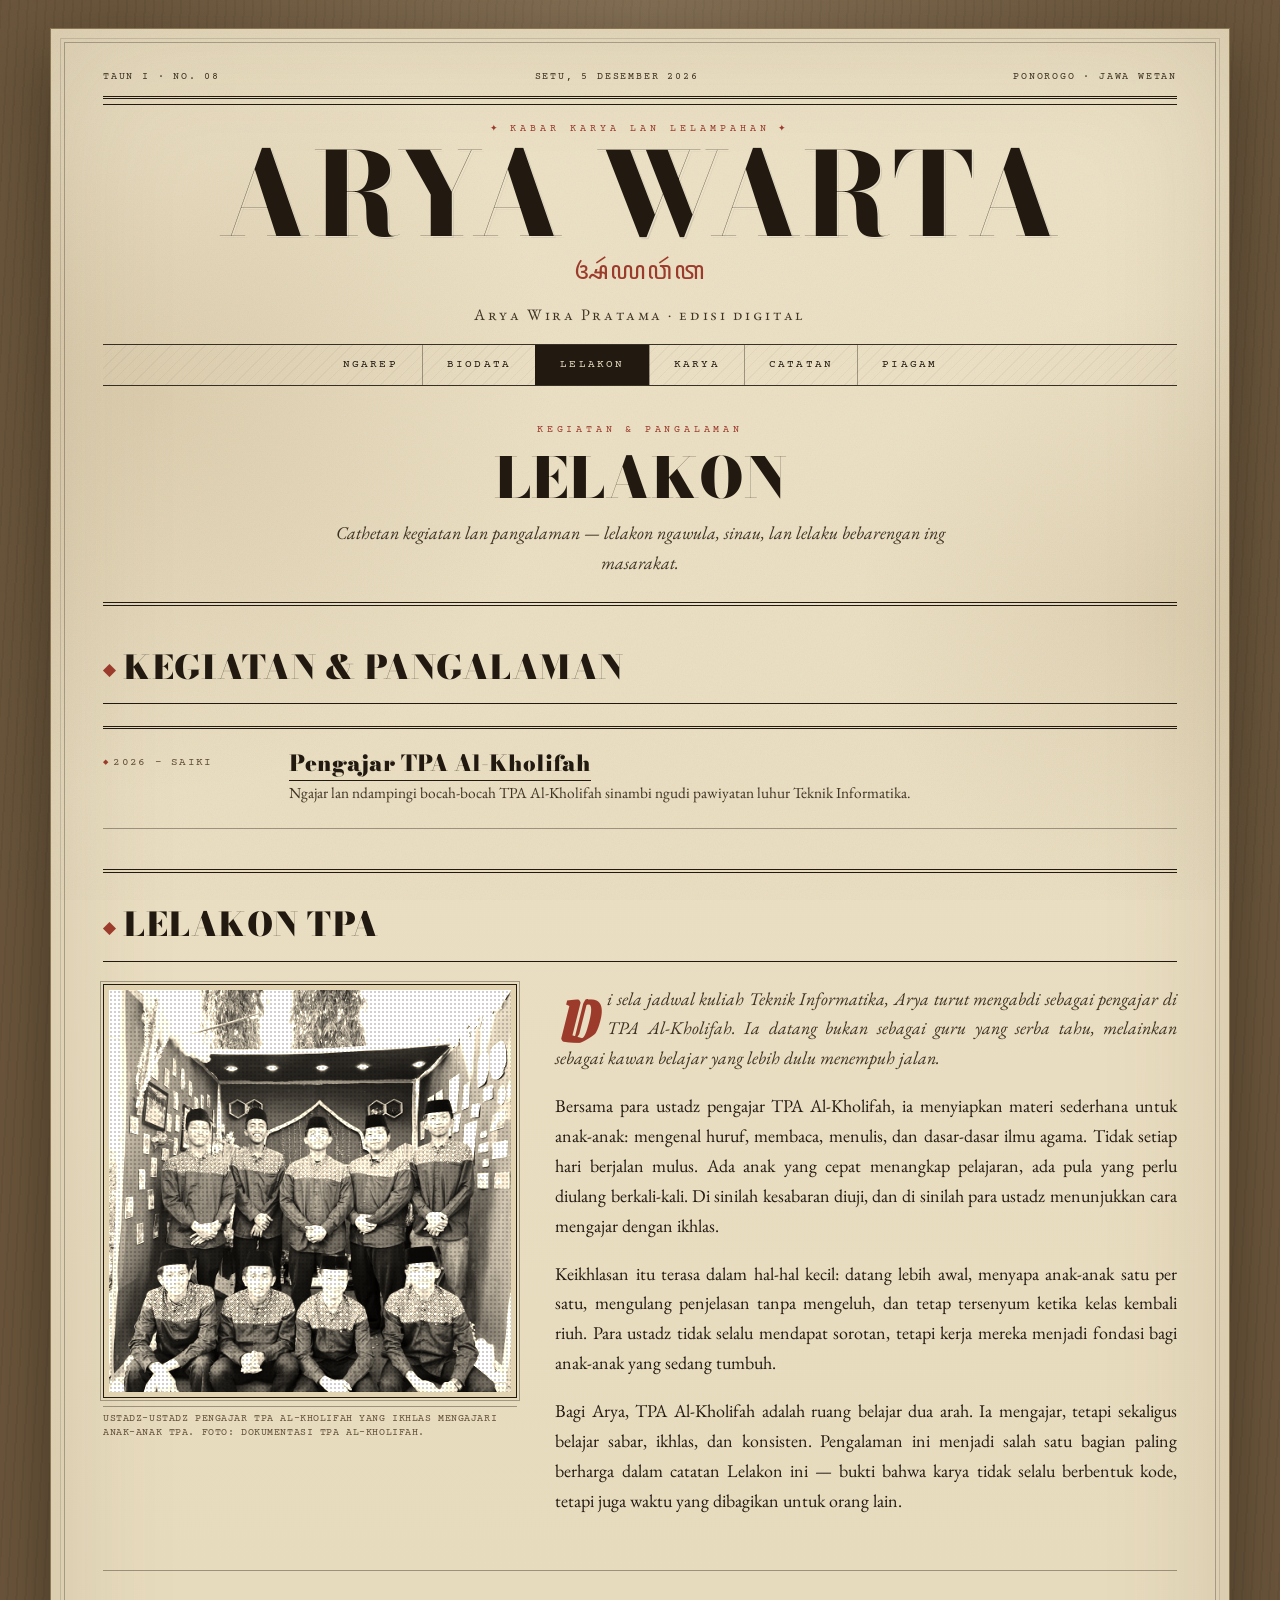
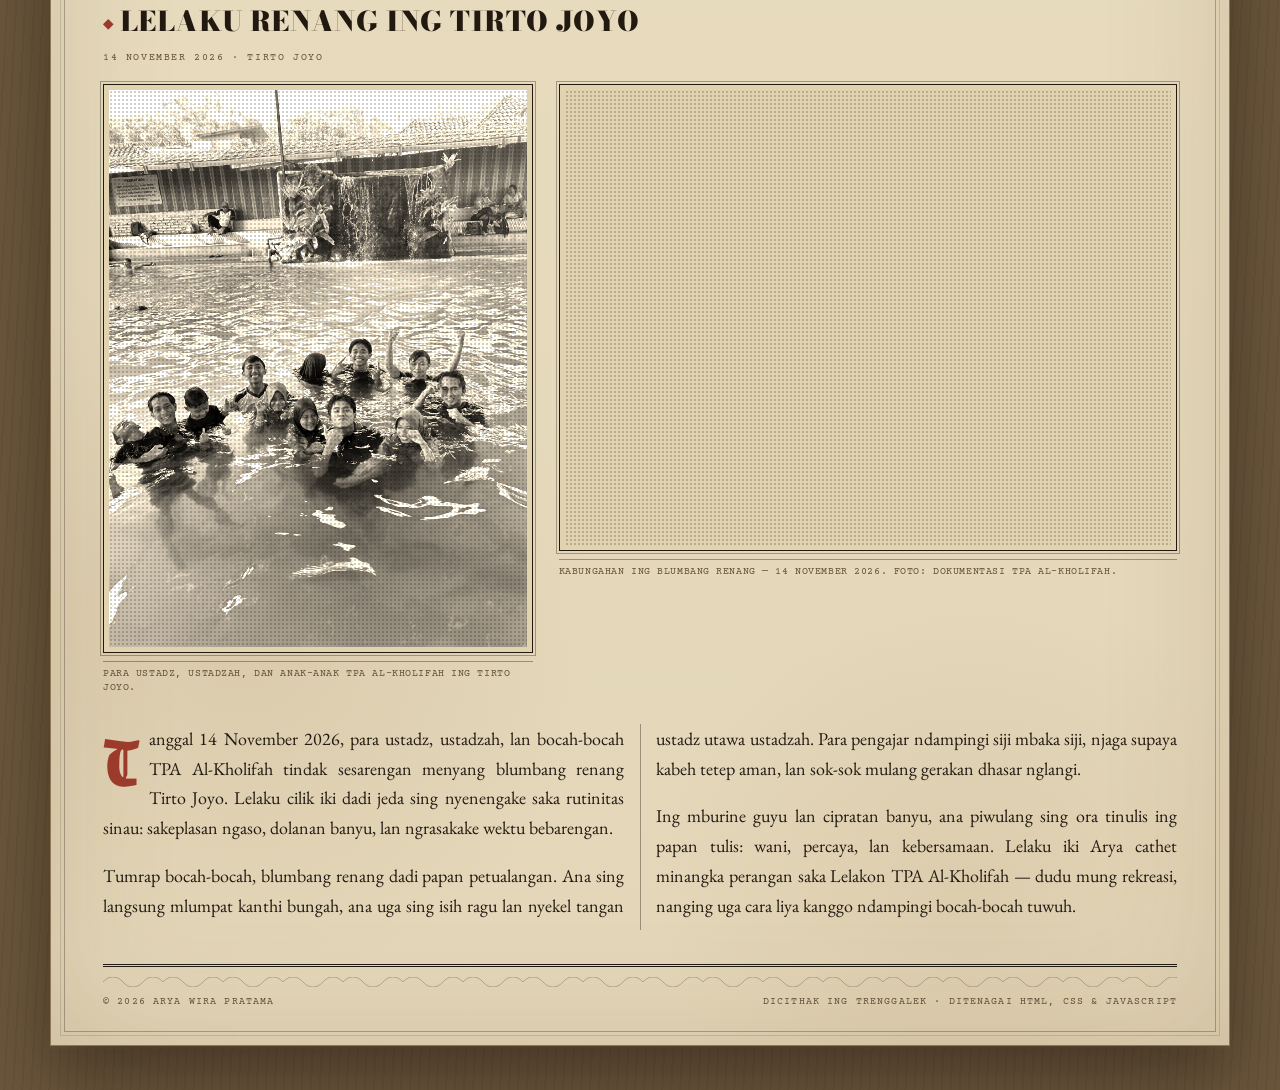
<file: riwayat.html>
<!DOCTYPE html>
<html lang="id">
<head>
  <meta charset="UTF-8">
  <meta name="viewport" content="width=device-width, initial-scale=1.0">
  <title>Lelakon — Arya Warta</title>
  <meta name="description" content="Catatan kegiatan lan pangalaman Arya Wira Pratama, wiwit ngajar TPA nganti lelaku bebarengan.">
  <meta name="author" content="Arya Wira Pratama">
  <meta name="theme-color" content="#E9DDC0">
  <link rel="icon" href="favicon.svg" type="image/svg+xml">
  <meta property="og:type" content="website">
  <meta property="og:site_name" content="Arya Warta">
  <meta property="og:locale" content="id_ID">
  <meta property="og:title" content="Lelakon — Arya Warta">
  <meta property="og:description" content="Catatan kegiatan lan pangalaman Arya Wira Pratama, wiwit ngajar TPA nganti lelaku bebarengan.">
  <meta property="og:image" content="TPA.jpg">
  <meta name="twitter:card" content="summary_large_image">
  <meta name="twitter:title" content="Lelakon — Arya Warta">
  <meta name="twitter:description" content="Catatan kegiatan lan pangalaman Arya Wira Pratama, wiwit ngajar TPA nganti lelaku bebarengan.">
  <meta name="twitter:image" content="TPA.jpg">
  <link rel="preconnect" href="https://fonts.googleapis.com">
  <link rel="preconnect" href="https://fonts.gstatic.com" crossorigin>
  <link href="https://fonts.googleapis.com/css2?family=Bodoni+Moda:opsz,wght@6..96,400..900&family=Courier+Prime:wght@400;700&family=EB+Garamond:ital,wght@0,400;0,600;1,400&family=Grenze+Gotisch:wght@100..900&family=Noto+Sans+Javanese:wght@400;700&family=Pinyon+Script&display=swap" rel="stylesheet">
  <link rel="stylesheet" href="style.css">
  <noscript><style>.reveal{opacity:1;transform:none}</style></noscript>
</head>
<body>
<a class="skip-link" href="#main">Langsung ke isi</a>
<div class="page-shadow" aria-hidden="true"></div>

<div class="sheet">

  <header class="masthead">
    <div class="masthead-meta">
      <span>Taun I &middot; No. 08</span>
      <span id="edition-date">Ngemot tanggal&hellip;</span>
      <span>Ponorogo &middot; Jawa Wetan</span>
    </div>
    <div class="masthead-rule"></div>
    <p class="masthead-kicker">Kabar Karya lan Lelampahan</p>
    <h1 class="masthead-title"><a href="index.html">Arya Warta</a></h1>
    <p class="masthead-jawa" lang="jv" aria-hidden="true">ꦄꦂꦪꦮꦂꦠ</p>
    <p class="masthead-tagline">Arya Wira Pratama &middot; edisi digital</p>
    <nav class="masthead-nav" aria-label="Navigasi utama">
      <a href="index.html" title="Beranda">Ngarep</a>
      <a href="biodata.html" title="Biodata">Biodata</a>
      <a href="riwayat.html" aria-current="page" title="Riwayat">Lelakon</a>
      <a href="projects.html" title="Proyek">Karya</a>
      <a href="catatan.html" title="Catatan">Catatan</a>
      <a href="certificates.html" title="Sertifikat">Piagam</a>
    </nav>
  </header>

  <main class="page-shell" id="main" tabindex="-1">

    <div class="page-head reveal">
      <p class="kicker">Kegiatan &amp; Pangalaman</p>
      <h2 class="page-title">Lelakon</h2>
      <p class="page-dek">
        Cathetan kegiatan lan pangalaman &mdash; lelakon ngawula, sinau, lan
        lelaku bebarengan ing masarakat.
      </p>
    </div>

    <section class="section section-flush reveal" aria-labelledby="kegiatan-heading">
      <div class="section-head">
        <h2 id="kegiatan-heading">Kegiatan &amp; Pangalaman</h2>
      </div>

      <ol class="timeline">
        <li class="reveal">
          <span class="tl-year">2026 &ndash; saiki</span>
          <div>
            <h3><a href="#tpa">Pengajar TPA Al-Kholifah</a></h3>
            <p>Ngajar lan ndampingi bocah-bocah TPA Al-Kholifah sinambi ngudi pawiyatan luhur Teknik Informatika.</p>
          </div>
        </li>
      </ol>
    </section>

    <!-- ===== LELAKON TPA ===== -->
    <section class="section reveal" id="tpa">
      <div class="section-head">
        <h2>Lelakon TPA</h2>
      </div>

      <div class="tpa-grid">
        <figure class="photo">
          <a class="lightbox-trigger" href="TPA.jpg" data-lightbox aria-label="Perbesar foto pengajar TPA Al-Kholifah">
            <div class="halftone">
              <img src="TPA.jpg" alt="Para ustadz pengajar TPA Al-Kholifah" width="960" height="960" loading="lazy" decoding="async">
            </div>
          </a>
          <figcaption>
            Ustadz-ustadz pengajar TPA Al-Kholifah yang ikhlas mengajari
            anak-anak TPA. Foto: dokumentasi TPA Al-Kholifah.
          </figcaption>
        </figure>

        <div class="tpa-copy">
          <p class="tpa-lead">
            Di sela jadwal kuliah Teknik Informatika, Arya turut mengabdi
            sebagai pengajar di TPA Al-Kholifah. Ia datang bukan sebagai guru
            yang serba tahu, melainkan sebagai kawan belajar yang lebih dulu
            menempuh jalan.
          </p>
          <p>
            Bersama para ustadz pengajar TPA Al-Kholifah, ia menyiapkan materi
            sederhana untuk anak-anak: mengenal huruf, membaca, menulis, dan
            dasar-dasar ilmu agama. Tidak setiap hari berjalan mulus. Ada anak
            yang cepat menangkap pelajaran, ada pula yang perlu diulang
            berkali-kali. Di sinilah kesabaran diuji, dan di sinilah para
            ustadz menunjukkan cara mengajar dengan ikhlas.
          </p>
          <p>
            Keikhlasan itu terasa dalam hal-hal kecil: datang lebih awal,
            menyapa anak-anak satu per satu, mengulang penjelasan tanpa
            mengeluh, dan tetap tersenyum ketika kelas kembali riuh. Para
            ustadz tidak selalu mendapat sorotan, tetapi kerja mereka menjadi
            fondasi bagi anak-anak yang sedang tumbuh.
          </p>
          <p>
            Bagi Arya, TPA Al-Kholifah adalah ruang belajar dua arah. Ia
            mengajar, tetapi sekaligus belajar sabar, ikhlas, dan konsisten.
            Pengalaman ini menjadi salah satu bagian paling berharga dalam
            catatan Lelakon ini &mdash; bukti bahwa karya tidak selalu
            berbentuk kode, tetapi juga waktu yang dibagikan untuk orang lain.
          </p>
        </div>
      </div>

      <div class="subsection" id="renang">
        <h3 class="subsection-title">Lelaku Renang ing Tirto Joyo</h3>
        <p class="section-date">14 November 2026 &middot; Tirto Joyo</p>

        <div class="renang-gallery">
          <figure class="photo">
            <a class="lightbox-trigger" href="renang.jpeg" data-lightbox aria-label="Perbesar foto renang di Tirto Joyo">
              <div class="halftone">
                <img src="renang.jpeg" alt="Suasana renang bersama TPA Al-Kholifah di Tirto Joyo"
                     width="3024" height="4032" loading="lazy" decoding="async">
              </div>
            </a>
            <figcaption>
              Para ustadz, ustadzah, dan anak-anak TPA Al-Kholifah ing Tirto Joyo.
            </figcaption>
          </figure>

          <figure class="photo">
            <a class="lightbox-trigger" href="renang.1.jpeg" data-lightbox aria-label="Perbesar foto keceriaan anak-anak TPA Al-Kholifah">
              <div class="halftone">
                <img src="renang.1.jpeg" alt="Keceriaan anak-anak TPA Al-Kholifah di kolam Tirto Joyo"
                     width="4032" height="3024" loading="lazy" decoding="async">
              </div>
            </a>
            <figcaption>
              Kabungahan ing blumbang renang &mdash; 14 November 2026.
              Foto: dokumentasi TPA Al-Kholifah.
            </figcaption>
          </figure>
        </div>

        <div class="editorial-body">
          <p>
            Tanggal 14 November 2026, para ustadz, ustadzah, lan bocah-bocah
            TPA Al-Kholifah tindak sesarengan menyang blumbang renang Tirto
            Joyo. Lelaku cilik iki dadi jeda sing nyenengake saka rutinitas
            sinau: sakeplasan ngaso, dolanan banyu, lan ngrasakake wektu
            bebarengan.
          </p>
          <p>
            Tumrap bocah-bocah, blumbang renang dadi papan petualangan. Ana
            sing langsung mlumpat kanthi bungah, ana uga sing isih ragu lan
            nyekel tangan ustadz utawa ustadzah. Para pengajar ndampingi siji
            mbaka siji, njaga supaya kabeh tetep aman, lan sok-sok mulang
            gerakan dhasar nglangi.
          </p>
          <p>
            Ing mburine guyu lan cipratan banyu, ana piwulang sing ora tinulis
            ing papan tulis: wani, percaya, lan kebersamaan. Lelaku iki Arya
            cathet minangka perangan saka Lelakon TPA Al-Kholifah &mdash;
            dudu mung rekreasi, nanging uga cara liya kanggo ndampingi
            bocah-bocah tuwuh.
          </p>
        </div>
      </div>
    </section>

  </main>

  <footer class="colophon">
    <span>&copy; 2026 Arya Wira Pratama</span>
    <span>Dicithak ing Trenggalek &middot; Ditenagai HTML, CSS &amp; JavaScript</span>
  </footer>

</div>

<script src="script.js"></script>
</body>
</html>
</file>
<file: style.css>
/* =========================================================
   ARYA WARTA — tema koran Jawa kuno (1920–40an)
   Palet: kertas soga, tinta sépia, aksen abang bata
   ========================================================= */

:root{
  --paper:#E9DDC0;
  --paper-2:#E1D3B0;
  --paper-3:#D5C49B;
  --ink:#221A11;
  --ink-soft:#3E3323;
  --muted:#63513A;
  --rule:rgba(34,26,17,.38);
  --rule-strong:rgba(34,26,17,.88);
  --accent:#9C3B2C;
  --gold:#A67C3D;

  --display:'Bodoni Moda', Georgia, 'Times New Roman', serif;
  --blackletter:'Grenze Gotisch', 'Bodoni Moda', Georgia, serif;
  --body:'EB Garamond', Georgia, 'Times New Roman', serif;
  --mono:'Courier Prime', 'Courier New', monospace;
  --script:'Pinyon Script', 'Segoe Script', cursive;
  --jawa:'Noto Sans Javanese', serif;

  --shadow:0 28px 62px rgba(20,14,8,.42), 0 3px 0 rgba(120,96,60,.35);
}

*{ box-sizing:border-box; }

html{ scroll-behavior:smooth; }

body{
  margin:0;
  padding:28px 18px 44px;
  color:var(--ink);
  font-family:var(--body);
  font-size:18px;
  line-height:1.66;
  background:
    radial-gradient(ellipse at 50% -10%, rgba(255,240,205,.18), transparent 58%),
    repeating-linear-gradient(93deg, rgba(0,0,0,.05) 0 2px, transparent 2px 9px),
    #6B563C;
  -webkit-font-smoothing:antialiased;
  text-rendering:optimizeLegibility;
}

img{ max-width:100%; display:block; }
a{ color:inherit; }
::selection{ background:var(--ink); color:var(--paper); }

/* ---------- lompat ke isi ---------- */
.skip-link{
  position:fixed;
  top:10px;
  left:10px;
  z-index:10001;
  display:inline-flex;
  align-items:center;
  min-height:44px;
  padding:11px 18px;
  background:var(--ink);
  color:var(--paper);
  font-family:var(--mono);
  font-size:11px;
  letter-spacing:.14em;
  text-transform:uppercase;
  text-decoration:none;
  transform:translateY(-180%);
  transition:transform .18s ease;
}
.skip-link:focus{ transform:none; }
#main:focus{ outline:none; }

a:focus-visible,
button:focus-visible{
  outline:2px solid var(--accent);
  outline-offset:3px;
}

/* ---------- serat kertas (paper grain) ---------- */
body::after{
  content:"";
  position:fixed;
  inset:0;
  z-index:9998;
  pointer-events:none;
  opacity:.16;
  mix-blend-mode:multiply;
  background-image:url("data:image/svg+xml,%3Csvg xmlns='http://www.w3.org/2000/svg' width='180' height='180'%3E%3Cfilter id='n'%3E%3CfeTurbulence type='fractalNoise' baseFrequency='0.82' numOctaves='2' stitchTiles='stitch'/%3E%3C/filter%3E%3Crect width='180' height='180' filter='url(%23n)' opacity='0.42'/%3E%3C/svg%3E");
  background-size:180px 180px;
}

/* ---------- lembar koran ---------- */
.sheet{
  position:relative;
  max-width:1180px;
  margin:0 auto;
  padding:40px 52px 34px;
  background-color:var(--paper);
  background-image:
    radial-gradient(circle at 9% 14%, rgba(122,82,32,.13), transparent 16%),
    radial-gradient(circle at 94% 22%, rgba(122,82,32,.09), transparent 13%),
    radial-gradient(circle at 16% 84%, rgba(122,82,32,.10), transparent 15%),
    radial-gradient(circle at 78% 94%, rgba(122,82,32,.08), transparent 12%),
    linear-gradient(180deg, rgba(255,250,230,.16), rgba(120,86,40,.05));
  border:1px solid #8C7852;
  box-shadow:var(--shadow), inset 0 0 130px rgba(94,62,22,.16);
  transform-origin:left center;
  animation:pageOpen .7s ease-out both;
}

.sheet::before{
  content:"";
  position:absolute;
  inset:13px;
  border:1px solid rgba(34,26,17,.30);
  outline:1px solid rgba(34,26,17,.14);
  outline-offset:3px;
  pointer-events:none;
}

@keyframes pageOpen{
  from{ opacity:.35; transform:perspective(1800px) rotateY(6deg); }
  to  { opacity:1;   transform:perspective(1800px) rotateY(0); }
}

.page-shadow{
  position:fixed;
  inset:0;
  z-index:9997;
  pointer-events:none;
  opacity:0;
  transition:opacity .22s ease;
  background:linear-gradient(90deg, rgba(20,14,8,.65), rgba(20,14,8,.16) 34%, rgba(20,14,8,0) 62%);
}
body.is-turning .page-shadow{ opacity:1; }
body.is-turning .sheet{
  transform-origin:left center;
  animation:pageFold .44s ease-in forwards;
}
@keyframes pageFold{
  to{ transform:perspective(1600px) rotateY(-22deg) translateX(-4%); opacity:.05; }
}

/* ---------- kepala koran / masthead ---------- */
.masthead{ text-align:center; }

.masthead-meta{
  display:flex;
  justify-content:space-between;
  gap:14px;
  font-family:var(--mono);
  font-size:10px;
  letter-spacing:.18em;
  text-transform:uppercase;
  color:var(--ink-soft);
}

.masthead-rule{
  margin:10px 0 0;
  height:9px;
  border-top:3px double var(--ink);
  border-bottom:1px solid var(--ink);
}

.masthead-kicker{
  margin:16px 0 4px;
  font-family:var(--mono);
  font-size:10px;
  letter-spacing:.4em;
  text-transform:uppercase;
  color:var(--accent);
}
.masthead-kicker::before,
.masthead-kicker::after{
  content:"✦";
  margin:0 .9em;
  font-size:.85em;
  color:var(--accent);
}

.masthead-title{
  margin:0;
  font-family:var(--display);
  font-weight:800;
  font-optical-sizing:auto;
  font-size:clamp(2.35rem, 9.4vw, 7.2rem);
  line-height:.92;
  letter-spacing:.015em;
  text-transform:uppercase;
  text-shadow:1px 1px 0 rgba(255,250,235,.5), 2px 2px 0 rgba(34,26,17,.1);
}
.masthead-title a{ text-decoration:none; }

.masthead-jawa{
  margin:10px 0 0;
  font-family:var(--jawa);
  font-size:clamp(1.1rem, 2.4vw, 1.6rem);
  line-height:1.5;
  letter-spacing:.08em;
  color:var(--accent);
}

.masthead-tagline{
  margin:6px 0 16px;
  font-variant:small-caps;
  font-size:1rem;
  letter-spacing:.16em;
  color:var(--ink-soft);
}

.masthead-nav{
  display:flex;
  flex-wrap:wrap;
  justify-content:center;
  border-top:1px solid var(--rule-strong);
  border-bottom:1px solid var(--rule-strong);
  background-image:repeating-linear-gradient(135deg, rgba(34,26,17,.04) 0 1px, transparent 1px 8px);
}
.masthead-nav a{
  padding:11px 24px;
  font-family:var(--mono);
  font-size:11px;
  letter-spacing:.2em;
  text-transform:uppercase;
  text-decoration:none;
  border-left:1px solid var(--rule);
  transition:background .16s ease, color .16s ease;
}
.masthead-nav a:first-child{ border-left:0; }
.masthead-nav a:hover,
.masthead-nav a[aria-current="page"]{ background:var(--ink); color:var(--paper); }

/* ---------- ruang halaman ---------- */
.page-shell{ padding-top:30px; }

.kicker{
  margin:0 0 10px;
  font-family:var(--mono);
  font-size:10px;
  letter-spacing:.38em;
  text-transform:uppercase;
  color:var(--accent);
}

.headline{
  margin:0 0 14px;
  font-family:var(--display);
  font-weight:900;
  font-size:clamp(2.1rem, 4.8vw, 3.6rem);
  line-height:1.03;
  letter-spacing:-.005em;
}

.dek{
  margin:0 0 14px;
  font-style:italic;
  font-size:1.18rem;
  line-height:1.55;
  color:var(--ink-soft);
}

.byline{
  margin:0 0 20px;
  padding:8px 0;
  border-top:1px solid var(--rule);
  border-bottom:1px solid var(--rule);
  font-family:var(--mono);
  font-size:10px;
  letter-spacing:.18em;
  text-transform:uppercase;
  color:var(--ink-soft);
}
.byline strong{ color:var(--accent); font-weight:700; }

/* ---------- foto halftone ---------- */
.photo{ margin:0 0 20px; }
.halftone{
  position:relative;
  overflow:hidden;
  padding:5px;
  background:var(--paper-2);
  border:1px solid var(--ink);
  outline:1px solid rgba(34,26,17,.35);
  outline-offset:2px;
}
.halftone img{
  width:100%;
  height:auto;
  filter:grayscale(1) sepia(.4) contrast(1.1) brightness(1.12);
}
.halftone::after{
  content:"";
  position:absolute;
  inset:5px;
  pointer-events:none;
  background-image:radial-gradient(rgba(20,14,8,.95) .7px, transparent .8px);
  background-size:4px 4px;
  mix-blend-mode:multiply;
  opacity:.22;
}
.photo figcaption{
  margin-top:8px;
  padding-top:5px;
  border-top:1px solid var(--rule);
  font-family:var(--mono);
  font-size:9.5px;
  line-height:1.5;
  letter-spacing:.06em;
  text-transform:uppercase;
  color:var(--muted);
}

/* ---------- pratinjau foto ---------- */
.lightbox-trigger{
  display:block;
  color:inherit;
  text-decoration:none;
  cursor:zoom-in;
}
.halftone img{ transition:transform .55s ease; }
.lightbox-trigger:hover .halftone img,
.lightbox-trigger:focus-visible .halftone img{ transform:scale(1.025); }

.lightbox{
  position:fixed;
  inset:0;
  z-index:10000;
  display:flex;
  align-items:center;
  justify-content:center;
  padding:clamp(16px, 4vw, 48px);
  background:rgba(20,14,8,.9);
  -webkit-backdrop-filter:blur(3px);
  backdrop-filter:blur(3px);
  animation:lightboxIn .2s ease-out;
}
.lightbox[hidden]{ display:none; }
html.lightbox-open,
body.lightbox-open{ overflow:hidden; }
.lightbox-figure{
  display:flex;
  flex-direction:column;
  align-items:center;
  max-width:min(1100px, 94vw);
  max-height:92vh;
  margin:0;
}
.lightbox-img{
  width:auto;
  height:auto;
  max-width:100%;
  max-height:78vh;
  padding:6px;
  background:var(--paper);
  border:1px solid var(--ink);
  outline:1px solid rgba(233,221,192,.35);
  outline-offset:3px;
  box-shadow:0 30px 80px rgba(0,0,0,.55);
  filter:grayscale(.9) sepia(.28) contrast(1.04) brightness(1.03);
}
.lightbox-caption{
  max-width:70ch;
  margin:14px auto 0;
  font-family:var(--mono);
  font-size:10px;
  line-height:1.5;
  letter-spacing:.08em;
  text-transform:uppercase;
  text-align:center;
  color:var(--paper-2);
}
.lightbox-caption[hidden]{ display:none; }
.lightbox-close{
  position:absolute;
  top:max(12px, env(safe-area-inset-top));
  right:max(12px, env(safe-area-inset-right));
  display:flex;
  align-items:center;
  justify-content:center;
  width:46px;
  height:46px;
  padding:0;
  border:1px solid var(--paper);
  background:rgba(34,26,17,.65);
  color:var(--paper);
  font-family:var(--mono);
  font-size:22px;
  line-height:1;
  cursor:pointer;
  transition:background .16s ease, color .16s ease;
}
.lightbox-close:hover{ background:var(--paper); color:var(--ink); }
@keyframes lightboxIn{
  from{ opacity:0; }
  to  { opacity:1; }
}

/* ---------- halaman depan ---------- */
.front-grid{
  display:grid;
  grid-template-columns:minmax(0, 2.1fr) minmax(0, 1fr);
  gap:38px;
}

.lead-body{
  column-count:2;
  column-gap:32px;
  column-rule:1px solid var(--rule);
}
.lead-body p{
  margin:0 0 1em;
  text-align:justify;
  hyphens:auto;
}
.lead-body p:first-child::first-letter{
  float:left;
  padding:9px 10px 0 0;
  font-family:var(--blackletter);
  font-weight:800;
  font-size:4.1em;
  line-height:.72;
  color:var(--accent);
}

.rail{
  display:flex;
  flex-direction:column;
  gap:24px;
  padding-left:30px;
  border-left:1px solid var(--rule);
}

.rail-box{
  padding:18px 20px;
  background:var(--paper-2);
  border:1px solid var(--ink);
  box-shadow:inset 0 0 0 3px var(--paper-2), inset 0 0 0 4px rgba(34,26,17,.30);
}
.box-title{
  margin:0 0 13px;
  padding-bottom:9px;
  border-bottom:1px solid var(--ink);
  font-family:var(--mono);
  font-size:10px;
  letter-spacing:.24em;
  text-transform:uppercase;
  color:var(--accent);
}
.facts{ margin:0; }
.facts > div{
  display:flex;
  justify-content:space-between;
  gap:12px;
  padding:6px 0;
  border-bottom:1px dotted var(--rule);
}
.facts > div:last-child{ border-bottom:0; }
.facts dt{
  font-family:var(--mono);
  font-size:9.5px;
  letter-spacing:.1em;
  text-transform:uppercase;
  color:var(--muted);
}
.facts dd{
  margin:0;
  font-family:var(--mono);
  font-size:11px;
  text-align:right;
}
.rail-note{
  margin:0;
  font-size:.95rem;
  line-height:1.6;
}
.rail-note b{ font-family:var(--display); }
.rail-note a{
  text-decoration:none;
  border-bottom:1px solid var(--rule);
  transition:background .16s ease, color .16s ease;
}
.rail-note a:hover{ background:var(--ink); color:var(--paper); }

/* ---------- warta ringkes ---------- */
.briefs{
  margin:0;
  padding:0;
  list-style:none;
}
.briefs li{
  padding:9px 0;
  border-bottom:1px dotted var(--rule);
}
.briefs li:first-child{ padding-top:0; }
.briefs li:last-child{ padding-bottom:0; border-bottom:0; }
.brief-date{
  display:block;
  margin-bottom:2px;
  font-family:var(--mono);
  font-size:9px;
  letter-spacing:.14em;
  text-transform:uppercase;
  color:var(--muted);
}
.briefs a{
  display:block;
  font-family:var(--display);
  font-size:.98rem;
  font-weight:700;
  line-height:1.25;
  text-decoration:none;
  transition:color .16s ease;
}
.briefs a:hover{ color:var(--accent); }
.brief-desc{
  display:block;
  margin-top:3px;
  font-size:.86rem;
  line-height:1.45;
  color:var(--ink-soft);
}

/* ---------- lelakon anyar ---------- */
.teasers{
  display:grid;
  grid-template-columns:repeat(2, minmax(0,1fr));
  gap:0;
}
.teaser{
  display:flex;
  flex-direction:column;
  padding:0 32px;
  border-left:1px solid var(--rule);
}
.teaser:first-child{ padding-left:0; border-left:0; }
.teaser:last-child{ padding-right:0; }
.teaser-photo{ margin-bottom:14px; }
.teaser-photo .photo{ margin:0; }
.teaser-photo .halftone img{
  aspect-ratio:16 / 10;
  object-fit:cover;
}
.teaser-meta{
  margin:0 0 6px;
  font-family:var(--mono);
  font-size:9px;
  letter-spacing:.16em;
  text-transform:uppercase;
  color:var(--muted);
}
.teaser h3{
  margin:0 0 8px;
  font-family:var(--display);
  font-weight:900;
  font-size:clamp(1.35rem, 2.2vw, 1.7rem);
  line-height:1.1;
}
.teaser h3 a{ text-decoration:none; }
.teaser h3 a:hover{ color:var(--accent); }
.teaser-desc{
  margin:0 0 14px;
  font-size:.97rem;
  line-height:1.6;
  color:var(--ink-soft);
}
.teaser-link{
  display:flex;
  justify-content:space-between;
  gap:10px;
  margin-top:auto;
  padding-top:9px;
  border-top:1px solid var(--ink);
  font-family:var(--mono);
  font-size:9.5px;
  letter-spacing:.14em;
  text-transform:uppercase;
  text-decoration:none;
  transition:background .16s ease, color .16s ease;
}
.teaser-link:hover{ background:var(--ink); color:var(--paper); }

/* ---------- section umum ---------- */
.section{
  margin-top:40px;
  padding-top:24px;
  border-top:4px double var(--ink);
}
.section-flush{
  margin-top:34px;
  padding-top:0;
  border-top:0;
}
.section-head{
  display:flex;
  flex-wrap:wrap;
  align-items:baseline;
  justify-content:space-between;
  gap:8px 16px;
  margin-bottom:22px;
  padding-bottom:9px;
  border-bottom:1px solid var(--ink);
}
.section-head h2{
  margin:0;
  font-family:var(--display);
  font-weight:900;
  font-size:clamp(1.45rem, 3vw, 2.05rem);
  letter-spacing:.015em;
  text-transform:uppercase;
}
.section-head h2::before{
  content:"◆";
  margin-right:.5em;
  font-size:.48em;
  vertical-align:.22em;
  color:var(--accent);
}
.section-date{
  margin:0;
  font-family:var(--mono);
  font-size:10px;
  letter-spacing:.16em;
  text-transform:uppercase;
  color:var(--muted);
}
.section-head a{
  font-family:var(--mono);
  font-size:10px;
  letter-spacing:.14em;
  text-transform:uppercase;
  text-decoration:none;
  border-bottom:1px solid currentColor;
  transition:background .16s ease, color .16s ease;
}
.section-head a:hover{ background:var(--ink); color:var(--paper); }

/* ---------- kartu proyek / rubrik ---------- */
.cards-3{
  display:grid;
  grid-template-columns:repeat(3, minmax(0,1fr));
  border-top:3px double var(--ink);
}
.project-card{
  display:flex;
  flex-direction:column;
  padding:24px 26px;
  border-left:1px solid var(--rule);
  border-top:1px solid var(--rule);
  transition:background .2s ease;
}
.project-card:hover{ background:rgba(255,250,232,.38); }
.cards-3 .project-card:nth-child(-n+3){ border-top:0; }
.cards-3 .project-card:nth-child(3n+1){ border-left:0; padding-left:0; }
.cards-3 .project-card:nth-child(3n){ padding-right:0; }

.card-top{
  display:flex;
  justify-content:space-between;
  gap:10px;
  margin-bottom:13px;
  padding-bottom:6px;
  border-bottom:1px solid var(--rule);
  font-family:var(--mono);
  font-size:9.5px;
  letter-spacing:.18em;
  text-transform:uppercase;
  color:var(--muted);
}
.card-top span:first-child{ color:var(--accent); }
.project-card h3{
  margin:0 0 9px;
  font-family:var(--display);
  font-weight:900;
  font-size:1.45rem;
  line-height:1.1;
}
.project-card p{
  margin:0 0 13px;
  font-size:.96rem;
  line-height:1.6;
  color:var(--ink-soft);
}
.tech{
  display:flex;
  flex-wrap:wrap;
  gap:6px;
  margin-bottom:17px;
}
.tech span{
  padding:2px 7px;
  background:var(--paper-2);
  border:1px solid var(--rule);
  font-family:var(--mono);
  font-size:9.5px;
  letter-spacing:.08em;
  text-transform:uppercase;
}
.project-link{
  display:flex;
  justify-content:space-between;
  gap:10px;
  margin-top:auto;
  padding-top:9px;
  border-top:1px solid var(--ink);
  font-family:var(--mono);
  font-size:10px;
  letter-spacing:.14em;
  text-transform:uppercase;
  text-decoration:none;
  transition:background .16s ease, color .16s ease;
}
.project-link:hover{ background:var(--ink); color:var(--paper); }
.project-link.disabled{ color:var(--muted); cursor:default; }
.project-link.disabled:hover{ background:transparent; color:var(--muted); }
.project-card.is-hidden{ display:none; }

/* ---------- editorial ---------- */
.editorial-grid{
  display:grid;
  grid-template-columns:minmax(0,1.65fr) minmax(0,1fr);
  gap:38px;
}
.editorial-body{
  column-count:2;
  column-gap:32px;
  column-rule:1px solid var(--rule);
}
.editorial-body p{
  margin:0 0 1em;
  text-align:justify;
  hyphens:auto;
}
.editorial-body p:first-child::first-letter{
  float:left;
  padding:9px 10px 0 0;
  font-family:var(--blackletter);
  font-weight:800;
  font-size:4.1em;
  line-height:.72;
  color:var(--accent);
}

/* ---------- lelakon tpa ---------- */
.tpa-grid{
  display:grid;
  grid-template-columns:minmax(0, .9fr) minmax(0, 1.35fr);
  gap:38px;
  align-items:start;
}
.tpa-grid .photo{ margin:0; }
.tpa-copy p{
  margin:0 0 1em;
  text-align:justify;
  hyphens:auto;
}
.tpa-copy p:first-of-type::first-letter{
  float:left;
  padding:9px 10px 0 0;
  font-family:var(--blackletter);
  font-weight:800;
  font-size:3.8em;
  line-height:.72;
  color:var(--accent);
}
.tpa-lead{
  font-style:italic;
  color:var(--ink-soft);
}

/* ---------- lelakon renang ---------- */
.renang-gallery{
  display:grid;
  grid-template-columns:minmax(0, .82fr) minmax(0, 1.18fr);
  gap:26px;
  align-items:start;
  margin-bottom:28px;
}
.renang-gallery .photo{ margin:0; }

.subsection{
  margin-top:36px;
  padding-top:28px;
  border-top:1px solid var(--rule);
  scroll-margin-top:24px;
}
.subsection-title{
  margin:0 0 6px;
  font-family:var(--display);
  font-weight:900;
  font-size:clamp(1.3rem, 2.4vw, 1.7rem);
  letter-spacing:.015em;
  text-transform:uppercase;
}
.subsection-title::before{
  content:"◆";
  margin-right:.5em;
  font-size:.48em;
  vertical-align:.22em;
  color:var(--accent);
}
.subsection .section-date{ margin:0 0 18px; }

.pullquote{
  position:relative;
  padding:30px 30px 26px;
  background:var(--paper-2);
  border:3px double var(--ink);
}
.pullquote::before{
  content:"\201C";
  position:absolute;
  top:-.24em;
  left:.12em;
  font-family:var(--blackletter);
  font-size:5.4rem;
  line-height:1;
  color:rgba(156,59,44,.26);
  pointer-events:none;
}
.pullquote .script{
  position:relative;
  margin:0 0 14px;
  font-family:var(--script);
  font-size:clamp(1.7rem, 2.8vw, 2.15rem);
  line-height:1.5;
}
.signature{
  margin:0;
  font-family:var(--script);
  font-size:2rem;
  text-align:right;
  color:var(--accent);
}

/* ---------- pepatah jawa ---------- */
.proverb{ text-align:center; }
.proverb-card{
  position:relative;
  margin:0;
  padding:40px clamp(20px, 5vw, 56px) 28px;
  background:
    linear-gradient(rgba(225,211,176,.94), rgba(225,211,176,.94)),
    repeating-linear-gradient(90deg, rgba(34,26,17,.07) 0 1px, transparent 1px 7px);
  border:3px double var(--ink);
}
.proverb-card::before{
  content:"✦ ✦ ✦";
  position:absolute;
  top:13px;
  left:0;
  right:0;
  font-size:10px;
  letter-spacing:.9em;
  text-indent:.9em;
  color:var(--accent);
  pointer-events:none;
}
.proverb-jawa{
  margin:4px 0 12px;
  font-family:var(--jawa);
  font-size:clamp(1.4rem, 3.3vw, 2.5rem);
  line-height:1.85;
  letter-spacing:.015em;
  color:var(--ink);
}
.proverb-latin{
  margin:0 0 14px;
  font-family:var(--display);
  font-style:italic;
  font-size:clamp(1.15rem, 2.6vw, 1.55rem);
  letter-spacing:.015em;
  color:var(--accent);
}
.proverb-meaning{
  max-width:46ch;
  margin:0 auto 20px;
  font-size:1.04rem;
  font-style:italic;
  line-height:1.6;
  color:var(--ink-soft);
}
.proverb-meaning::before{
  content:"Artinya: ";
  font-style:normal;
  font-variant:small-caps;
  letter-spacing:.06em;
  color:var(--muted);
}
.proverb-card figcaption{
  padding-top:12px;
  border-top:1px solid var(--rule);
  font-family:var(--mono);
  font-size:9px;
  letter-spacing:.22em;
  text-transform:uppercase;
  color:var(--muted);
}

/* ---------- iklan baris / keahlian ---------- */
.classified{
  display:grid;
  grid-template-columns:repeat(4, minmax(0,1fr));
  gap:1px;
  background:var(--rule-strong);
  border:3px double var(--ink);
}
.classified > div{
  padding:16px 12px;
  background:var(--paper-2);
  text-align:center;
  transition:background .16s ease, color .16s ease;
}
.classified > div:hover{ background:var(--ink); color:var(--paper); }
.classified > div:hover small{ color:var(--paper-3); }
.classified b{
  display:block;
  margin-bottom:2px;
  font-family:var(--display);
  font-size:1.06rem;
}
.classified small{
  font-family:var(--mono);
  font-size:9px;
  letter-spacing:.1em;
  text-transform:uppercase;
  color:var(--muted);
}

/* ---------- halaman belakang / korespondensi ---------- */
.backpage{
  margin-top:40px;
  padding:30px 0;
  border-top:4px double var(--ink);
  text-align:center;
}
.backpage h2{
  margin:0 0 9px;
  font-family:var(--display);
  font-weight:900;
  font-size:clamp(1.55rem, 3vw, 2.05rem);
  text-transform:uppercase;
}
.backpage p{
  max-width:620px;
  margin:0 auto;
  font-style:italic;
  color:var(--ink-soft);
}

/* ---------- halaman kosong / ngenteni isi ---------- */
.empty-state{
  position:relative;
  margin-top:36px;
  padding:46px clamp(20px, 5vw, 56px) 36px;
  text-align:center;
  background:var(--paper-2);
  border:3px double var(--ink);
}
.empty-state::before{
  content:"✦ ✦ ✦";
  position:absolute;
  top:13px;
  left:0;
  right:0;
  font-size:10px;
  letter-spacing:.9em;
  text-indent:.9em;
  color:var(--accent);
  pointer-events:none;
}
.empty-jawa{
  margin:4px 0 12px;
  font-family:var(--jawa);
  font-size:clamp(1.35rem, 3.2vw, 2.2rem);
  line-height:1.8;
  letter-spacing:.015em;
  color:var(--accent);
}
.empty-state h3{
  margin:0 0 12px;
  font-family:var(--display);
  font-weight:900;
  font-size:clamp(1.35rem, 2.8vw, 1.8rem);
  letter-spacing:.02em;
  text-transform:uppercase;
}
.empty-state .empty-desc{
  max-width:52ch;
  margin:0 auto 8px;
  color:var(--ink-soft);
}
.empty-state .empty-id{
  margin-top:18px;
  padding-top:12px;
  border-top:1px solid var(--rule);
  font-family:var(--mono);
  font-size:9.5px;
  letter-spacing:.16em;
  text-transform:uppercase;
  color:var(--muted);
}

.contact-links{
  display:flex;
  flex-wrap:wrap;
  justify-content:center;
  margin-top:18px;
  border-top:1px solid var(--rule);
  border-bottom:1px solid var(--rule);
}
.contact-links a{
  padding:11px 26px;
  font-family:var(--mono);
  font-size:10px;
  letter-spacing:.18em;
  text-transform:uppercase;
  text-decoration:none;
  border-left:1px solid var(--rule);
  transition:background .16s ease, color .16s ease;
}
.contact-links a:first-child{ border-left:0; }
.contact-links a:hover{ background:var(--ink); color:var(--paper); }

/* ---------- kaki halaman ---------- */
.colophon{
  position:relative;
  display:flex;
  flex-wrap:wrap;
  justify-content:space-between;
  gap:10px 20px;
  margin-top:34px;
  padding-top:28px;
  border-top:3px double var(--ink);
  font-family:var(--mono);
  font-size:9.5px;
  letter-spacing:.12em;
  text-transform:uppercase;
  color:var(--muted);
}
.colophon::before{
  content:"";
  position:absolute;
  top:10px;
  left:0;
  right:0;
  height:10px;
  background-image:url("data:image/svg+xml,%3Csvg xmlns='http://www.w3.org/2000/svg' width='60' height='10' viewBox='0 0 60 10'%3E%3Cpath d='M-10 10C0 10 0 0 10 0s10 10 20 10S40 0 50 0s10 10 20 10' fill='none' stroke='%23221A11' stroke-opacity='.26' stroke-width='1'/%3E%3C/svg%3E");
  background-repeat:repeat-x;
  background-size:60px 10px;
  pointer-events:none;
}

/* ---------- kepala halaman dalam ---------- */
.page-head{
  padding:6px 0 24px;
  border-bottom:4px double var(--ink);
  text-align:center;
}
.page-title{
  margin:0;
  font-family:var(--display);
  font-weight:900;
  font-size:clamp(2.1rem, 5vw, 3.5rem);
  line-height:1.02;
  text-transform:uppercase;
}
.page-dek{
  max-width:640px;
  margin:12px auto 0;
  font-style:italic;
  color:var(--ink-soft);
}

/* ---------- biodata ---------- */
.bio-grid{
  display:grid;
  grid-template-columns:300px minmax(0,1fr);
  gap:40px;
  padding-top:32px;
}
.bio-table{
  width:100%;
  border-collapse:collapse;
  font-size:1rem;
}
.bio-table th{
  width:34%;
  padding:11px 14px 11px 0;
  border-bottom:1px solid var(--rule);
  font-family:var(--mono);
  font-size:9.5px;
  font-weight:400;
  letter-spacing:.16em;
  text-transform:uppercase;
  text-align:left;
  vertical-align:top;
  color:var(--muted);
}
.bio-table td{
  padding:11px 0;
  border-bottom:1px solid var(--rule);
}
.bio-table a{
  text-decoration:none;
  border-bottom:1px solid currentColor;
  transition:background .16s ease, color .16s ease;
}
.bio-table a:hover{ background:var(--ink); color:var(--paper); }
.id-stamp{
  display:inline-block;
  margin-top:26px;
  padding:8px 18px;
  border:2px solid var(--accent);
  color:var(--accent);
  font-family:var(--mono);
  font-size:10px;
  letter-spacing:.22em;
  text-transform:uppercase;
  transform:rotate(-1.5deg);
  box-shadow:0 0 0 2px var(--paper), 0 0 0 3px var(--accent);
}
.motto{
  margin:40px 0 0;
  padding:30px 34px;
  background:var(--paper-2);
  border-top:3px double var(--ink);
  border-bottom:3px double var(--ink);
  text-align:center;
}
.motto .script{
  margin:0 0 12px;
  font-family:var(--script);
  font-size:clamp(1.5rem, 3vw, 2.2rem);
  line-height:1.5;
}
.motto cite{
  font-family:var(--mono);
  font-size:9.5px;
  font-style:normal;
  letter-spacing:.2em;
  text-transform:uppercase;
  color:var(--muted);
}

/* ---------- riwayat / kronik ---------- */
.timeline{
  margin:34px 0 0;
  padding:0;
  list-style:none;
}
.section .timeline{ margin:0; }
.timeline li{
  display:grid;
  grid-template-columns:160px minmax(0,1fr);
  gap:26px;
  padding:22px 0;
  border-bottom:1px solid var(--rule);
}
.timeline li:first-child{ border-top:3px double var(--ink); }
.tl-year{
  padding-top:4px;
  font-family:var(--mono);
  font-size:10.5px;
  letter-spacing:.12em;
  text-transform:uppercase;
  color:var(--muted);
}
.tl-year::before{
  content:"◆";
  margin-right:.55em;
  font-size:.7em;
  vertical-align:.15em;
  color:var(--accent);
}
.timeline h3{
  margin:0 0 4px;
  font-family:var(--display);
  font-weight:900;
  font-size:1.38rem;
  line-height:1.15;
}
.timeline p{
  margin:0;
  font-size:.96rem;
  color:var(--ink-soft);
}
.timeline a{
  text-decoration:none;
  border-bottom:1px solid currentColor;
  transition:background .16s ease, color .16s ease;
}
.timeline a:hover{ background:var(--ink); color:var(--paper); }

/* ---------- catatan ---------- */
.note-index{
  margin-top:26px;
  padding:18px 22px;
  background:var(--paper-2);
  border:1px solid var(--ink);
  box-shadow:inset 0 0 0 3px var(--paper-2), inset 0 0 0 4px rgba(34,26,17,.30);
}
.note-index .box-title{ margin-bottom:10px; }
.note-index ol{
  margin:0;
  padding-left:1.4em;
  column-count:3;
  column-gap:28px;
}
.note-index li{
  margin:5px 0;
  break-inside:avoid;
}
.note-index a{
  font-family:var(--display);
  font-weight:700;
  text-decoration:none;
  transition:color .16s ease;
}
.note-index a:hover{ color:var(--accent); }

.note{
  padding:36px 0;
  border-bottom:1px solid var(--rule);
  scroll-margin-top:24px;
}
.note-head{ margin-bottom:18px; }
.note-meta{
  display:flex;
  flex-wrap:wrap;
  gap:5px 18px;
  margin:0 0 8px;
  font-family:var(--mono);
  font-size:9.5px;
  letter-spacing:.14em;
  text-transform:uppercase;
  color:var(--muted);
}
.note-meta span:first-child{ color:var(--accent); }
.note h3{
  margin:0 0 7px;
  font-family:var(--display);
  font-weight:900;
  font-size:clamp(1.6rem, 3vw, 2.2rem);
  line-height:1.07;
}
.note-dek{
  max-width:70ch;
  margin:0;
  font-style:italic;
  color:var(--ink-soft);
}
.note .editorial-body{ margin-top:18px; }

/* ---------- filter proyek ---------- */
.filters{
  display:flex;
  flex-wrap:wrap;
  justify-content:center;
  margin:26px 0 6px;
  border-top:1px solid var(--ink);
  border-bottom:1px solid var(--ink);
}
.filters button{
  appearance:none;
  padding:10px 21px;
  border:0;
  border-left:1px solid var(--rule);
  background:transparent;
  color:var(--ink);
  font-family:var(--mono);
  font-size:10px;
  letter-spacing:.16em;
  text-transform:uppercase;
  cursor:pointer;
  transition:background .16s ease, color .16s ease;
}
.filters button:first-child{ border-left:0; }
.filters button:hover,
.filters button.active{ background:var(--ink); color:var(--paper); }

/* ---------- animasi reveal ---------- */
.reveal{
  opacity:0;
  transform:translateY(14px);
  transition:opacity .65s ease, transform .65s ease;
}
.reveal.is-in{ opacity:1; transform:none; }

/* ---------- responsif ---------- */
@media (max-width:900px){
  .front-grid,
  .editorial-grid,
  .bio-grid,
  .tpa-grid{ grid-template-columns:1fr; }

  .tpa-grid{ gap:28px; }
  .tpa-grid .photo{ max-width:420px; }
  .renang-gallery{ grid-template-columns:1fr; gap:24px; justify-items:center; }
  .renang-gallery .photo{ width:100%; max-width:560px; }

  .teasers{ grid-template-columns:1fr; }
  .teaser{
    padding:26px 0 0;
    border-left:0;
    border-top:1px solid var(--rule);
  }
  .teaser:first-child{ padding-top:0; border-top:0; }
  .teaser:last-child{ padding-right:0; }
  .note-index ol{ column-count:2; }

  .rail{
    padding-top:24px;
    padding-left:0;
    border-top:1px solid var(--rule);
    border-left:0;
  }
  .lead-body,
  .editorial-body{ column-count:1; }
  .bio-grid{ gap:28px; }
  .bio-grid > .photo{ max-width:320px; }

  .cards-3{ grid-template-columns:repeat(2, minmax(0,1fr)); }
  .cards-3 .project-card:nth-child(-n+3){ border-top:1px solid var(--rule); }
  .cards-3 .project-card:nth-child(-n+2){ border-top:0; }
  .cards-3 .project-card:nth-child(3n+1){ border-left:1px solid var(--rule); padding-left:26px; }
  .cards-3 .project-card:nth-child(2n+1){ border-left:0; padding-left:0; }
  .cards-3 .project-card:nth-child(3n){ padding-right:26px; }
  .cards-3 .project-card:nth-child(2n){ padding-right:0; }
}

@media (max-width:620px){
  body{ padding:12px 8px 28px; font-size:17px; }
  .sheet{ padding:24px 20px 26px; }
  .sheet::before{ inset:8px; }
  .masthead-meta{ flex-wrap:wrap; justify-content:center; gap:3px 14px; font-size:8.5px; letter-spacing:.08em; }
  .masthead-kicker{ letter-spacing:.24em; }
  .masthead-kicker::before,
  .masthead-kicker::after{ content:""; margin:0; }
  .masthead-nav a{
    display:inline-flex;
    align-items:center;
    justify-content:center;
    min-height:44px;
    padding:12px;
    font-size:10px;
    letter-spacing:.12em;
  }
  .cards-3{ grid-template-columns:1fr; }
  .cards-3 .project-card,
  .cards-3 .project-card:nth-child(n){ border-left:0; padding-left:0; padding-right:0; }
  .cards-3 .project-card:nth-child(-n+1){ border-top:0; }
  .cards-3 .project-card:nth-child(n+2){ border-top:1px solid var(--rule); }
  .classified{ grid-template-columns:repeat(2, minmax(0,1fr)); }
  .proverb-card{ padding:32px 16px 24px; }
  .proverb-card::before{ top:10px; letter-spacing:.6em; text-indent:.6em; }
  .proverb-jawa{ line-height:1.9; }
  .empty-state{ padding:36px 18px 28px; }
  .empty-state::before{ top:10px; letter-spacing:.6em; text-indent:.6em; }
  .tpa-copy p{ text-align:left; hyphens:none; }
  .tpa-copy p:first-of-type::first-letter{ font-size:3.2em; }
  .section-date{ font-size:9px; letter-spacing:.1em; }
  .timeline li{ grid-template-columns:1fr; gap:5px; }
  .timeline li:first-child{ border-top:3px double var(--ink); }
  .colophon{ justify-content:flex-start; }
  .filters button{ display:inline-flex; align-items:center; justify-content:center; min-height:44px; padding:12px 16px; }
  .contact-links a{ padding:14px 18px; }
  .project-link{ align-items:center; min-height:44px; }
  .note-index ol{ column-count:1; }
  .lightbox-caption{ font-size:9px; }
}

/* ---------- aksesibilitas / reduced motion ---------- */
@media (prefers-reduced-motion: reduce){
  html{ scroll-behavior:auto; }
  .sheet{ animation:none; }
  body.is-turning .sheet{ animation:none; }
  .reveal{ opacity:1; transform:none; transition:none; }
  .lightbox{ animation:none; }
  .halftone img{ transition:none; }
  .lightbox-trigger:hover .halftone img{ transform:none; }
}

/* ---------- cetak ---------- */
@media print{
  body{ padding:0; background:#fff; }
  body::after,
  .page-shadow{ display:none; }
  .sheet{
    max-width:none;
    border:0;
    box-shadow:none;
    animation:none;
    background-color:#fff;
  }
  .sheet::before{ display:none; }
  .reveal{ opacity:1; transform:none; }
  a{ text-decoration:none; }
  .skip-link,
  .lightbox{ display:none !important; }
}
</file>
